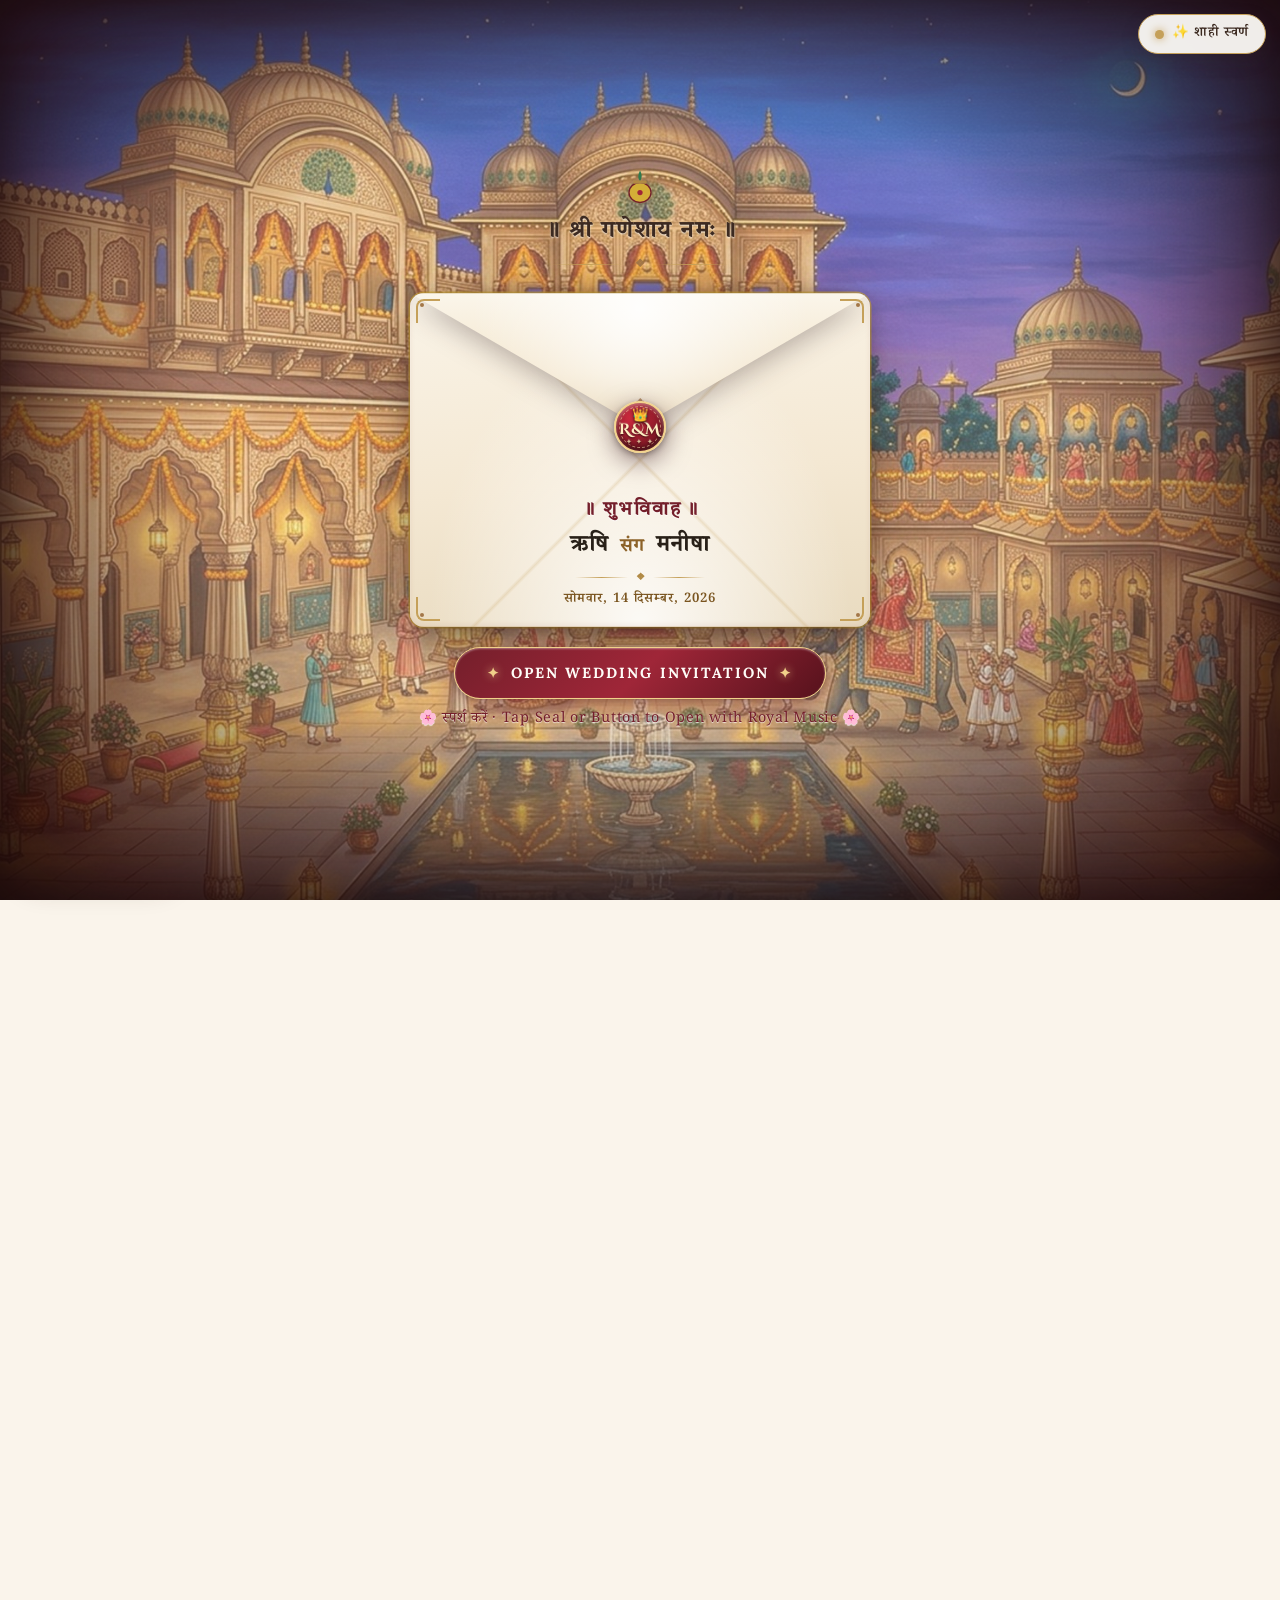
<file: index.html>
<!DOCTYPE html>
<html lang="hi" data-theme="gold">
<head>
  <meta charset="UTF-8">
  <meta name="viewport" content="width=device-width, initial-scale=1.0, viewport-fit=cover">
  <title>Rishi & Manisha · Shubh Vivah | 14 December 2026</title>
  <meta name="title" content="✨ ऋषि संग मनीषा · शुभविवाह निमंत्रण | Rishi & Manisha Wedding">
  <meta name="description" content="॥ श्री गणेशाय नमः ॥ सादर आमंत्रित हैं हमारे शुभ विवाह समारोह में · सोमवार, 14 दिसम्बर, 2026 · जयपुर, राजस्थान · मिश्र एवं शर्मा परिवार">
  <meta name="theme-color" content="#FAF4EB">

  <!-- Open Graph / Facebook / WhatsApp / Instagram -->
  <meta property="og:type" content="website">
  <meta property="og:title" content="✨ ऋषि संग मनीषा · शुभविवाह निमंत्रण | Rishi & Manisha">
  <meta property="og:description" content="॥ श्री गणेशाय नमः ॥ सादर आमंत्रित हैं हमारे शुभ विवाह समारोह में · सोमवार, 14 दिसम्बर, 2026 · जयपुर, राजस्थान">
  <meta property="og:image" content="assets/og-preview.jpg">
  <meta property="og:image:secure_url" content="assets/og-preview.jpg">
  <meta property="og:image:type" content="image/jpeg">
  <meta property="og:image:width" content="1200">
  <meta property="og:image:height" content="630">
  <meta property="og:image:alt" content="Royal Rajasthani Wedding Invitation - Rishi & Manisha - 14 December 2026">
  <meta property="og:locale" content="hi_IN">
  <meta property="og:site_name" content="Rishi & Manisha Shubh Vivah">

  <!-- Twitter / X -->
  <meta name="twitter:card" content="summary_large_image">
  <meta name="twitter:title" content="✨ ऋषि संग मनीषा · शुभविवाह निमंत्रण">
  <meta name="twitter:description" content="॥ श्री गणेशाय नमः ॥ सादर आमंत्रित हैं हमारे शुभ विवाह समारोह में · सोमवार, 14 दिसम्बर, 2026 · जयपुर">
  <meta name="twitter:image" content="assets/og-preview.jpg">
  <meta name="twitter:image:alt" content="Rishi & Manisha Wedding Invitation">

  <!-- WhatsApp & Social Card Thumbnail Fallback -->
  <link rel="image_src" href="assets/og-preview.jpg">
  <link rel="preconnect" href="https://fonts.googleapis.com">
  <link rel="preconnect" href="https://fonts.gstatic.com" crossorigin>
  <link href="https://fonts.googleapis.com/css2?family=Alex+Brush&family=Cinzel:wght@400;600;700;800&family=Cinzel+Decorative:wght@700&family=Cormorant+Garamond:ital,wght@0,400;0,600;0,700;1,400;1,600&family=Lora:ital,wght@0,400;0,500;0,600;1,400&family=Noto+Serif+Devanagari:wght@400;500;600;700&family=Tiro+Devanagari+Hindi:ital@0;1&display=swap" rel="stylesheet">
  <link rel="stylesheet" href="styles.css?v=fx4">
</head>
<body class="is-locked">

  <!-- ============ ROYAL RAJASTHANI WELCOME EXPERIENCE ============ -->
  <div id="intro" class="intro" aria-label="Royal Rajasthani Wedding Invitation">
    <div class="intro-backdrop"></div>
    <div class="intro-vignette"></div>
    <div class="intro-glow"></div>

    <header class="intro-header">
      <div class="intro-kalash-badge" aria-hidden="true">
        <svg viewBox="0 0 40 40"><circle cx="20" cy="20" r="16" fill="#C5A059" opacity=".25"/><path d="M20 6 q-3 6 0 10 q3-5 0-10" fill="#2E7A4E"/><ellipse cx="20" cy="26" rx="10" ry="9" fill="#D4AF37" stroke="#741F2B" stroke-width="1.2"/><rect x="14" y="15" width="12" height="3" rx="1" fill="#B18A45"/><circle cx="20" cy="26" r="2.4" fill="#9F2638"/></svg>
      </div>
      <p class="intro-mantra tiro">॥ श्री गणेशाय नमः ॥</p>
      <div class="intro-header-divider"><span></span><b>❖</b><span></span></div>
    </header>

    <!-- Royal Rajasthani Envelope Box -->
    <div class="envelope" id="envelope" role="button" tabindex="0" aria-label="Tap to open royal wedding invitation">
      <!-- 4 Ornate Gold Corner Accents -->
      <span class="env-corner env-corner--tl"></span>
      <span class="env-corner env-corner--tr"></span>
      <span class="env-corner env-corner--bl"></span>
      <span class="env-corner env-corner--br"></span>

      <!-- Inner Back Liner (Silk Velvet Lining with Gold Jaali) -->
      <div class="env-back">
        <div class="env-liner"></div>
      </div>

      <!-- The Royal Gold-Framed Letter Card (hidden inside pocket, glides up majestically on open) -->
      <div class="env-letter" id="envLetter">
        <div class="letter-card">
          <div class="letter-border">
            <span class="lc-corner lc-tl"></span>
            <span class="lc-corner lc-tr"></span>
            <span class="lc-corner lc-bl"></span>
            <span class="lc-corner lc-br"></span>
            <p class="letter-mantra deva">॥ ॐ श्री गणेशाय नमः ॥</p>
            <h3 class="letter-shubh tiro">॥ शुभविवाह ॥</h3>
            <div class="letter-monogram"><span>R</span><i>&amp;</i><span>M</span></div>
            <h2 class="letter-couple">RISHI <em>&amp;</em> MANISHA</h2>
            <div class="letter-divider"><span></span><b>❖</b><span></span></div>
            <p class="letter-date deva">सोमवार, 14 दिसम्बर, 2026</p>
            <p class="letter-loc deva">मिश्र परिवार का स्नेहभरा निमंत्रण</p>
          </div>
        </div>
      </div>

      <!-- Envelope Front Pocket (Solid Rich Parchment with Gold Foil Embossing) -->
      <div class="env-pocket">
        <div class="pocket-content">
          <p class="pocket-shubh tiro">॥ शुभविवाह ॥</p>
          <h3 class="pocket-couple tiro">ऋषि <em>संग</em> मनीषा</h3>
          <div class="pocket-divider"><span></span><b>❖</b><span></span></div>
          <p class="pocket-auspicious deva">सोमवार, 14 दिसम्बर, 2026</p>
        </div>
      </div>

      <!-- The Royal Scalloped Arch Flap -->
      <div class="env-flap" id="envFlap">
        <div class="flap-body">
          <div class="flap-gold-trim"></div>
          <div class="flap-motif">❖</div>
        </div>
      </div>

      <!-- 3D Royal Lac Wax Seal (शाही मुहर) -->
      <button class="env-seal" id="seal" aria-label="Open wedding invitation with Royal Wax Seal" title="Click to break seal & open invitation">
        <div class="seal-glow"></div>
        <div class="seal-ring"></div>
        <div class="seal-stamp">
          <span class="seal-crown">👑</span>
          <span class="seal-text">R&amp;M</span>
          <span class="seal-sub">✦ ✦ ✦</span>
        </div>
      </button>
    </div>

    <!-- Grand Call To Action -->
    <div class="intro-actions">
      <button class="btn btn--royal intro-btn" id="openBtn">
        <span class="btn-shimmer"></span>
        <span class="btn-gem">✦</span>
        <span class="btn-label">OPEN WEDDING INVITATION</span>
        <span class="btn-gem">✦</span>
      </button>
      <p class="intro-hint">🌸 स्पर्श करें · Tap Seal or Button to Open with Royal Music 🌸</p>
    </div>
  </div>

  <!-- ============ TOP CONTROLS: THEME ============ -->
  <div class="top-controls" id="topControls">
    <button class="theme-pill" id="themeToggle" aria-label="Toggle theme: Gold / Ruby" title="Switch Theme">
      <span class="pill-dot" id="themeDot"></span>
      <span id="themeText">✨ शाही स्वर्ण</span>
    </button>
  </div>

  <!-- ============ FLOATING MUSIC PLAYER ============ -->
  <div class="music" id="music" hidden>
    <button class="music-disc" id="playBtn" aria-label="Play music" title="Play / Pause">
      <svg viewBox="0 0 48 48" aria-hidden="true"><circle cx="24" cy="24" r="22" fill="#3C2A21" stroke="#C5A059" stroke-width="2"/><circle cx="24" cy="24" r="15" fill="none" stroke="#C5A059" stroke-width=".8" stroke-dasharray="2 3"/><circle cx="24" cy="24" r="6" fill="#C5A059"/></svg>
      <span class="music-state" id="playIcon">▶</span>
    </button>
    <div class="music-bars" aria-hidden="true"><i></i><i></i><i></i><i></i></div>
    <button class="music-mute" id="muteBtn" aria-label="Mute" title="Mute / Unmute">🔊</button>
    <button class="music-mute auto-btn" id="autoBtn" aria-label="Pause auto scroll" aria-pressed="true" title="Auto Scroll On / Off">⏬</button>
  </div>

  <main id="main">

    <!-- ============ HERO ============ -->
    <section id="hero" class="screen hero">
      <div class="screen-bg hero-bg" id="heroBg">
        <picture class="screen-pic">
          <source media="(orientation: portrait)" srcset="assets/hero-portrait.jpg">
          <source media="(orientation: landscape)" srcset="assets/hero-landscape.jpg">
          <img src="assets/hero-landscape.jpg" alt="Jaipur palace at golden hour seen through a carved jharokha arch" loading="eager">
        </picture>
      </div>
      <div class="hero-content">
        <p class="h-script">Save the Date</p>
        <p class="h-line deva hero-mantra">|| ॐ श्री गणेशाय नमः ||</p>
        <div class="h-line monogram"><span>R</span><i>&amp;</i><span>M</span></div>
        <h1 class="h-line hero-names">RISHI <em>&amp;</em> MANISHA</h1>
        <p class="hero-subtitle deva">॥ शुभविवाह ॥</p>
        <div class="h-line divider"><span></span><b>❖</b><span></span></div>
        <p class="h-line deva hero-date">सोमवार, 14 दिसम्बर, 2026</p>
      </div>
      <img class="feather feather--l" id="featherL" src="assets/peacock-feather.svg" alt="" aria-hidden="true">
      <img class="feather feather--r" id="featherR" src="assets/peacock-feather.svg" alt="" aria-hidden="true">
      <a href="#ganesh" class="scroll-ind" aria-label="Scroll down"><span></span>Scroll</a>
    </section>

    <!-- ============ GANESHA ============ -->
    <section id="ganesh" class="screen ganesh">
      <div class="screen-bg">
        <picture class="screen-pic">
          <source media="(orientation: portrait)" srcset="assets/ganesh-portrait.jpg">
          <source media="(orientation: landscape)" srcset="assets/ganesh-landscape.jpg">
          <img src="assets/ganesh-landscape.jpg" alt="Devotional ivory temple background with diyas" loading="lazy">
        </picture>
      </div>
      <div class="ganesh-content">
        <p class="ganesh-kuldevi deva reveal">|| जय जमवाय माता || &nbsp;❖&nbsp; || श्री हनुमन्ते नमः || &nbsp;❖&nbsp; || श्री भैरूजी महाराज ||</p>
        <h2 class="tiro ganesh-title reveal">|| श्री गणेशाय नमः ||</h2>
        <img class="ganesha reveal" src="assets/ganesha.webp" alt="Lord Ganesha illustration in black and antique gold">
        <p class="shloka deva reveal">विघ्न हरण मंगल करण, गणनायक गणराज।<br>प्रथम निमंत्रण आपको, सकल सुधारो काज॥</p>
        <p class="shloka deva reveal" style="font-size:0.95rem; opacity:0.85; margin-top:6px;">ॐ वक्रतुण्ड महाकाय, सूर्य कोटि समप्रभः। निर्विघ्नं कुरु मे देव, सर्व कार्येषु सर्वदा॥</p>
        <div class="interactive-diya-row reveal" style="display:flex; justify-content:center; gap:24px; margin-top:18px;">
          <button class="interactive-diya" title="Click to light sacred diya / दीप प्रज्ज्वलित करें" aria-label="Light holy lamp">
            <svg viewBox="0 0 40 40"><circle cx="20" cy="20" r="16" fill="#D8B26E" opacity=".2"/><path class="flame" d="M20 5 q-4 8 0 14 q4-6 0-14z" fill="#FFA500"/><path d="M10 24 q10 8 20 0 q-4 8-10 8 t-10-8z" fill="#C5A059" stroke="#7A5A2A"/><ellipse cx="20" cy="24" rx="10" ry="3" fill="#FFE6A8"/></svg>
          </button>
          <button class="interactive-diya" title="Click to light sacred diya / दीप प्रज्ज्वलित करें" aria-label="Light holy lamp">
            <svg viewBox="0 0 40 40"><circle cx="20" cy="20" r="16" fill="#D8B26E" opacity=".2"/><path class="flame" d="M20 5 q-4 8 0 14 q4-6 0-14z" fill="#FFA500"/><path d="M10 24 q10 8 20 0 q-4 8-10 8 t-10-8z" fill="#C5A059" stroke="#7A5A2A"/><ellipse cx="20" cy="24" rx="10" ry="3" fill="#FFE6A8"/></svg>
          </button>
        </div>
      </div>
    </section>

    <!-- ============ INVITATION CARD ============ -->
    <section id="invite" class="screen invite">
      <div class="screen-bg">
        <picture class="screen-pic">
          <source media="(orientation: portrait)" srcset="assets/invite-portrait.jpg">
          <source media="(orientation: landscape)" srcset="assets/invite-landscape.jpg">
          <img src="assets/invite-landscape.jpg" alt="Deep royal gold velvet background with fine gold embroidery" loading="lazy">
        </picture>
      </div>
      <article class="card reveal" id="inviteCard">
        <span class="corner c-tl"></span><span class="corner c-tr"></span><span class="corner c-bl"></span><span class="corner c-br"></span>
        <div class="card-inner deva">
          <div class="card-kalash" aria-hidden="true">
            <svg viewBox="0 0 60 60"><path d="M30 6 q-6 8 0 14 q6-6 0-14z M22 10 q-2 8 6 10 M38 10 q2 8-6 10" fill="#B5592E"/><ellipse cx="30" cy="40" rx="16" ry="14" fill="#C5A15D" stroke="#3C2A21"/><rect x="22" y="22" width="16" height="6" rx="2" fill="#B18A45"/><path d="M22 40 h16" stroke="#3C2A21"/><circle cx="30" cy="40" r="3" fill="#8E2838"/></svg>
          </div>
          <p class="c-sm">परमपिता परमेश्वर की असीम अनुकम्पा से</p>
          <p class="c-strong">श्रीमती विद्या देवी एवं स्व. पं. श्री मुन्नालाल मिश्र</p>
          <p class="c-sm">अपने सुपौत्र</p>
          <p class="c-name tiro">आयुष्मान ऋषि</p>
          <p class="c-par">(सुपुत्र श्रीमती ममता देवी एवं पं. श्री राजेन्द्र कुमार मिश्र)</p>
          <p class="c-sm">निवासी-जयपुर (छितौली वाले)</p>
          <p class="c-sang tiro"><span></span>संग<span></span></p>
          <p class="c-name tiro">आयुष्मती मनीषा</p>
          <p class="c-par">(सुपौत्री श्रीमती गीता देवी एवं स्व. श्री भोलाराम शर्मा)</p>
          <p class="c-par">(सुपुत्री श्रीमती सावित्री देवी एवं श्री रामचरण शर्मा)</p>
          <p class="c-sm">निवासी-शिवाजी नगर, जयपुर (सलौना वाले, गंगापुर सिटी)</p>
          <p class="c-sm">के</p>
          <p class="c-band tiro">|| मंगल परिणय-सूत्र-बन्धन ||</p>
          <p class="c-body">की मधुर बेला पर वर-वधू को स्नेहिल आशीर्वाद प्रदान करने हेतु आपको सादर आमंत्रित करते हैं।</p>
          <div class="c-en">
            <p>By the infinite grace of the Almighty,<br><b>Smt. Vidya Devi &amp; Late Pt. Shri Munnalal Mishra</b><br>cordially invite you on the auspicious occasion of the<br><b>Mangal Parinay-Sutra-Bandhan</b> of their grandson</p>
            <p class="c-en-name">Ayushman Rishi</p>
            <p>(Son of Smt. Mamta Devi &amp; Pt. Shri Rajendra Kumar Mishra)<br>Resident of Jaipur (Chhitauli wale)</p>
            <p class="c-en-sang">with</p>
            <p class="c-en-name">Ayushmati Manisha</p>
            <p>(Granddaughter of Smt. Geeta Devi &amp; Late Shri Bholaram Sharma)<br>(Daughter of Smt. Savitri Devi &amp; Shri Ramcharan Sharma)<br>Resident of Shivaji Nagar, Jaipur (Salauna wale, Gangapur City)</p>
            <p>to bless the bride and groom with your affection.</p>
          </div>
        </div>
      </article>
    </section>

    <!-- ============ BRIDE & GROOM ============ -->
    <section id="couple" class="screen couple">
      <div class="screen-bg">
        <picture class="screen-pic">
          <source media="(orientation: portrait)" srcset="assets/couple-portrait.jpg">
          <source media="(orientation: landscape)" srcset="assets/couple-landscape.jpg">
          <img src="assets/couple-landscape.jpg" alt="Interior of royal Rajasthani palace hall" loading="lazy">
        </picture>
      </div>
      <div class="couple-wrap">
        <header class="sec-head sec-head--light reveal">
          <p class="eyebrow-script">Celebrating the Moments</p>
          <h2 class="meet-title">OUR MOMENTS</h2>
          <div class="divider"><span></span><b>❖</b><span></span></div>
          <p class="deva sub">॥ वर · वधू परिचय ॥</p>
        </header>
        <div class="couple-grid">
          <figure class="person person--groom reveal">
            <div class="person-frame">
              <img src="assets/groom.webp" alt="Portrait of the groom Rishi in a royal Rajasthani safa and sherwani">
            </div>
            <figcaption>
              <span class="role">THE GROOM · वर</span>
              <h3 class="tiro">आयुष्मान ऋषि</h3>
              <div class="card-p-divider"><span></span><b>❖</b><span></span></div>
              <p class="deva parents">सुपुत्र श्रीमती ममता देवी एवं<br>पं. श्री राजेन्द्र कुमार मिश्र</p>
              <p class="loc">📍 <span class="deva">निवासी-जयपुर (छितौली वाले)</span></p>
            </figcaption>
          </figure>
          <div class="couple-mono reveal" aria-hidden="true">
            <div class="monogram monogram--ring"><span>R</span><i>&amp;</i><span>M</span></div>
          </div>
          <figure class="person person--bride reveal">
            <div class="person-frame">
              <img src="assets/bride.webp" alt="Portrait of the bride Manisha in a red Rajasthani odhni and bridal jewellery">
            </div>
            <figcaption>
              <span class="role">THE BRIDE · वधू</span>
              <h3 class="tiro">आयुष्मती मनीषा</h3>
              <div class="card-p-divider"><span></span><b>❖</b><span></span></div>
              <p class="deva parents">सुपौत्री श्रीमती गीता देवी एवं स्व. श्री भोलाराम शर्मा<br>सुपुत्री श्रीमती सावित्री देवी एवं श्री रामचरण शर्मा</p>
              <p class="loc">📍 <span class="deva">निवासी-शिवाजी नगर, जयपुर (सलौना वाले, गंगापुर सिटी)</span></p>
            </figcaption>
          </figure>
        </div>
      </div>
    </section>

    <!-- ============ COUNTDOWN ============ -->
    <section id="countdown" class="screen countdown">
      <div class="screen-bg">
        <picture class="screen-pic">
          <source media="(orientation: portrait)" srcset="assets/countdown-portrait.jpg">
          <source media="(orientation: landscape)" srcset="assets/countdown-landscape.jpg">
          <img src="assets/countdown-landscape.jpg" alt="Jaipur skyline at sunset with pink sandstone palace" loading="lazy">
        </picture>
      </div>
      <div class="cd-wrap">
        <header class="sec-head reveal">
          <p class="eyebrow-script">Counting the days</p>
          <h2 class="cd-title">COUNT DOWN</h2>
          <div class="divider"><span></span><b>❖</b><span></span></div>
          <p class="deva sub">सोमवार, 14 दिसम्बर, 2026</p>
        </header>
        <div class="cd-grid reveal" id="cd" role="timer" aria-live="off">
          <div class="cd-tile"><b id="cdD">00</b><span>Days<i class="deva">दिन</i></span></div>
          <div class="cd-tile"><b id="cdH">00</b><span>Hours<i class="deva">घंटे</i></span></div>
          <div class="cd-tile"><b id="cdM">00</b><span>Minutes<i class="deva">मिनट</i></span></div>
          <div class="cd-tile"><b id="cdS">00</b><span>Seconds<i class="deva">सेकंड</i></span></div>
        </div>
        <p class="cd-done deva" id="cdDone" hidden>शुभ घड़ी आ गई! · The auspicious day is here</p>
      </div>
    </section>

    <!-- ============ EVENTS ============ -->
    <section id="events" class="events">
      <header class="sec-head reveal">
        <p class="eyebrow-script">Wedding Festivities</p>
        <h2>THE ROYAL CELEBRATIONS</h2>
        <div class="divider"><span></span><b>❖</b><span></span></div>
        <p class="deva sub">॥ मांगलिक कार्यक्रम ॥</p>
      </header>
      <div class="events-grid" id="timeline"></div>
    </section>

    <!-- ============ VENUE ============ -->
    <section id="venue" class="screen venue">
      <div class="screen-bg">
        <picture class="screen-pic">
          <source media="(orientation: portrait)" srcset="assets/venue-portrait.jpg">
          <source media="(orientation: landscape)" srcset="assets/venue-landscape.jpg">
          <img src="assets/venue-landscape.jpg" alt="Wedding garden at night with a decorated mandap" loading="lazy">
        </picture>
      </div>
      <div class="venue-wrap">
        <article class="venue-card reveal">
          <p class="deva venue-label">प्रीतिभोज स्थल :</p>
          <h2 class="tiro venue-name">"ॐ राधिका मैरिज गार्डन"</h2>
          <p class="deva venue-addr"><span class="pin">📍</span> मार्बल मण्डी चौराहा, कालवाड़ रोड, जयपुर</p>
          <p class="venue-en">Preetibhoj Venue: <b>"Om Radhika Marriage Garden"</b><br>Marble Mandi Chauraha, Kalwar Road, Jaipur</p>
          <div class="map">
            <iframe title="Map: Om Radhika Marriage Garden, Kalwar Road, Jaipur" loading="lazy" referrerpolicy="no-referrer-when-downgrade"
              src="https://maps.google.com/maps?q=Om%20Radhika%20Marriage%20Garden%2C%20Marble%20Mandi%20Chauraha%2C%20Kalwar%20Road%2C%20Jaipur&z=15&output=embed"></iframe>
          </div>
          <div class="btn-row">
            <a class="btn btn--maroon" target="_blank" rel="noopener" href="https://www.google.com/maps/dir/?api=1&destination=Om%20Radhika%20Marriage%20Garden%2C%20Marble%20Mandi%20Chauraha%2C%20Kalwar%20Road%2C%20Jaipur">Get Directions</a>
            <a class="btn btn--line" target="_blank" rel="noopener" href="https://www.google.com/maps/search/?api=1&query=Om%20Radhika%20Marriage%20Garden%2C%20Kalwar%20Road%2C%20Jaipur">Open in Maps</a>
          </div>
        </article>
        <article class="venue-card venue-card--sm reveal">
          <div class="baraat-icon" aria-hidden="true">
            <svg viewBox="0 0 64 64"><ellipse cx="32" cy="20" rx="20" ry="7" fill="#C5A15D" stroke="#741F2B" stroke-width="1.5"/><path d="M12 20 v22 c0 4 9 7 20 7 s20-3 20-7 V20" fill="#9F2638" stroke="#741F2B" stroke-width="1.5"/><path d="M12 24 L52 40 M52 24 L12 40" stroke="#E8D5A7" stroke-width="2"/><path d="M8 8 l12 10 M56 8 l-12 10" stroke="#282018" stroke-width="2.5" stroke-linecap="round"/></svg>
          </div>
          <h3 class="tiro">श्री बालाजी बाग मैरिज गार्डन</h3>
          <p class="deva venue-addr">नृसिंह विहार, डी.जी. फार्म</p>
          <p class="deva baraat-note"><b>नोट :</b> बारात दि. 14 दिसम्बर, 2026 को निवास स्थान से दोपहर 2:15 बजे रवाना होकर तत्कालेश्वर महादेव मंदिर पहुँचेगी एवं वहाँ से सजकर श्री बालाजी बाग मैरिज गार्डन, नृसिंह विहार, डी.जी. फार्म के लिए प्रस्थान करेगी।</p>
          <p class="venue-en"><b>Shri Balaji Bagh Marriage Garden</b>, Nrisingh Vihar, D.G. Farm<br><b>Note:</b> On 14 December 2026, the Baraat will depart from the residence at 2:15 PM, reach Tatkaleshwar Mahadev Mandir, and after getting ready there, proceed to Shri Balaji Bagh Marriage Garden, Nrisingh Vihar, D.G. Farm.</p>
          <a class="btn btn--line" target="_blank" rel="noopener" href="https://www.google.com/maps/dir/?api=1&destination=Shri%20Balaji%20Bagh%20Marriage%20Garden%2C%20Nrisingh%20Vihar%2C%20Jaipur">Get Directions</a>
        </article>
      </div>
    </section>

    <!-- ============ FAMILY ============ -->
    <section id="family" class="family">
      <header class="sec-head reveal">
        <p class="eyebrow-script">With the blessings of</p>
        <h2>OUR FAMILIES</h2>
        <div class="divider"><span></span><b>❖</b><span></span></div>
        <p class="deva sub">॥ समस्त परिवारजन ॥</p>
      </header>
      <div class="family-grid" id="familyGrid"></div>
    </section>

    <!-- ============ CONTACT ============ -->
    <section id="contact" class="contact">
      <header class="sec-head reveal">
        <p class="eyebrow-script">Hosted with love</p>
        <h2>WITH LOVE AND BLESSINGS</h2>
        <div class="divider"><span></span><b>❖</b><span></span></div>
      </header>
      <div class="contact-grid">
        <article class="gcard reveal">
          <h3 class="tiro">प्रेषक</h3>
          <p class="gcard-en">Sender · Pt. Babulal Mishra · Pt. Rajendra Kumar Mishra · Pt. Vishnu Mishra<br>Plot No. 62, Sanjay Nagar, Niwaru Road, Jhotwara, Jaipur</p>
          <ul class="deva names">
            <li>पं. बाबूलाल मिश्र</li>
            <li>पं. राजेन्द्र कुमार मिश्र</li>
            <li>पं. विष्णु मिश्र</li>
          </ul>
          <p class="deva addr">प्लॉट नं. 62, संजय नगर<br>निवारू रोड, झोटवाड़ा, जयपुर</p>
          <div class="phones">
            <div class="phone"><span>94603 85222</span><a class="chip" href="tel:+919460385222">📞 Call</a><a class="chip chip--wa" target="_blank" rel="noopener" href="https://wa.me/919460385222">WhatsApp</a></div>
            <div class="phone"><span>77429 07042</span><a class="chip" href="tel:+917742907042">📞 Call</a><a class="chip chip--wa" target="_blank" rel="noopener" href="https://wa.me/917742907042">WhatsApp</a></div>
            <div class="phone"><span>88904 73510</span><a class="chip" href="tel:+918890473510">📞 Call</a><a class="chip chip--wa" target="_blank" rel="noopener" href="https://wa.me/918890473510">WhatsApp</a></div>
          </div>
        </article>
        <article class="gcard reveal">
          <h3 class="tiro">प्रतिष्ठान</h3>
          <p class="gcard-en">Business · Munnalal Rajendra Kumar Mishra, 2115, Khajane Walon Ka Rasta, Jaipur · Vinayak Electricals</p>
          <div class="biz">
            <p class="deva biz-name">मुन्नालाल राजेन्द्र कुमार मिश्र</p>
            <p class="deva addr">2115, खजाने वालों का रास्ता, जयपुर</p>
            <div class="phone"><span>94603 85222</span><a class="chip" href="tel:+919460385222">📞 Call</a><a class="chip chip--wa" target="_blank" rel="noopener" href="https://wa.me/919460385222">WhatsApp</a></div>
            <div class="phone"><span>77429 07042</span><a class="chip" href="tel:+917742907042">📞 Call</a><a class="chip chip--wa" target="_blank" rel="noopener" href="https://wa.me/917742907042">WhatsApp</a></div>
          </div>
          <div class="biz">
            <p class="deva biz-name">विनायक इलेक्ट्रिकल्स</p>
            <div class="phone"><span>82091 99864</span><a class="chip" href="tel:+918209199864">📞 Call</a><a class="chip chip--wa" target="_blank" rel="noopener" href="https://wa.me/918209199864">WhatsApp</a></div>
          </div>
        </article>
      </div>
    </section>

    <!-- ============ RSVP ============ -->
    <section id="rsvp" class="rsvp">
      <header class="sec-head reveal">
        <p class="eyebrow-script">Kindly respond</p>
        <h2>CONFIRM YOUR PRESENCE</h2>
        <div class="divider"><span></span><b>❖</b><span></span></div>
        <p class="deva sub">आपकी उपस्थिति हमारा सौभाग्य</p>
      </header>
      <form class="rsvp-form reveal" id="rsvpForm" novalidate>
        <label>Guest Name <span class="deva">· अतिथि का नाम</span>
          <input name="name" required autocomplete="name" placeholder="Your full name">
        </label>
        <label>Mobile Number <span class="deva">· मोबाइल नंबर</span>
          <input name="phone" required inputmode="tel" autocomplete="tel" placeholder="10-digit mobile number" pattern="[0-9+\s-]{10,15}">
        </label>
        <label>Number of Guests <span class="deva">· अतिथि संख्या</span>
          <input name="guests" type="number" min="1" max="20" value="1" required>
        </label>
        <fieldset>
          <legend>Will you attend? <span class="deva">· क्या आप पधारेंगे?</span></legend>
          <label class="radio"><input type="radio" name="attend" value="yes" checked><span>Joyfully accept · <i class="deva">अवश्य पधारेंगे</i></span></label>
          <label class="radio"><input type="radio" name="attend" value="no"><span>Regretfully decline · <i class="deva">क्षमा करें</i></span></label>
        </fieldset>
        <label>Personal Message <span class="deva">· शुभकामना संदेश</span>
          <textarea name="message" rows="3" placeholder="Your blessings for Rishi & Manisha"></textarea>
        </label>
        <p class="form-err" id="formErr" role="alert"></p>
        <div class="btn-row">
          <button class="btn btn--maroon" type="submit">Confirm Attendance</button>
          <a class="btn btn--line" id="waFamily" target="_blank" rel="noopener" href="https://wa.me/919460385222?text=%E0%A4%A8%E0%A4%AE%E0%A4%B8%E0%A5%8D%E0%A4%A4%E0%A5%87%20%F0%9F%99%8F">Contact Family on WhatsApp</a>
        </div>
        <p class="rsvp-note">Your reply is sent to the family through WhatsApp — nothing is stored on this website.</p>
      </form>
    </section>

    <footer class="footer">
      <div class="monogram monogram--ring"><span>R</span><i>&amp;</i><span>M</span></div>
      <p class="foot-names">Rishi &amp; Manisha</p>
      <p class="deva">सोमवार, 14 दिसम्बर, 2026</p>
      <p class="foot-small deva">मिश्र परिवार का स्नेहभरा निमंत्रण</p>
    </footer>
  </main>

  <!-- RSVP confirmation overlay -->
  <div class="overlay" id="overlay" hidden>
    <div class="ov-card" role="dialog" aria-modal="true" aria-labelledby="ovTitle">
      <svg class="ov-check" viewBox="0 0 80 80" aria-hidden="true"><circle cx="40" cy="40" r="34" fill="none" stroke="#B18A45" stroke-width="3"/><path d="M24 41 l11 11 l22 -24" fill="none" stroke="#3C2A21" stroke-width="5" stroke-linecap="round" stroke-linejoin="round"/></svg>
      <h3 id="ovTitle" class="tiro">धन्यवाद!</h3>
      <p id="ovText">Your RSVP is ready. WhatsApp has opened with your message — please press <b>Send</b> there to confirm with the family.</p>
      <div class="btn-row">
        <a class="btn btn--maroon" id="ovWa" target="_blank" rel="noopener" href="#">Open WhatsApp again</a>
        <button class="btn btn--line" id="ovClose">Close</button>
      </div>
    </div>
  </div>

  <script src="music.js?v=fx1"></script>
  <script src="app.js?v=fx4"></script>
  <script src="effects.js?v=fx4"></script>
</body>
</html>
</file>
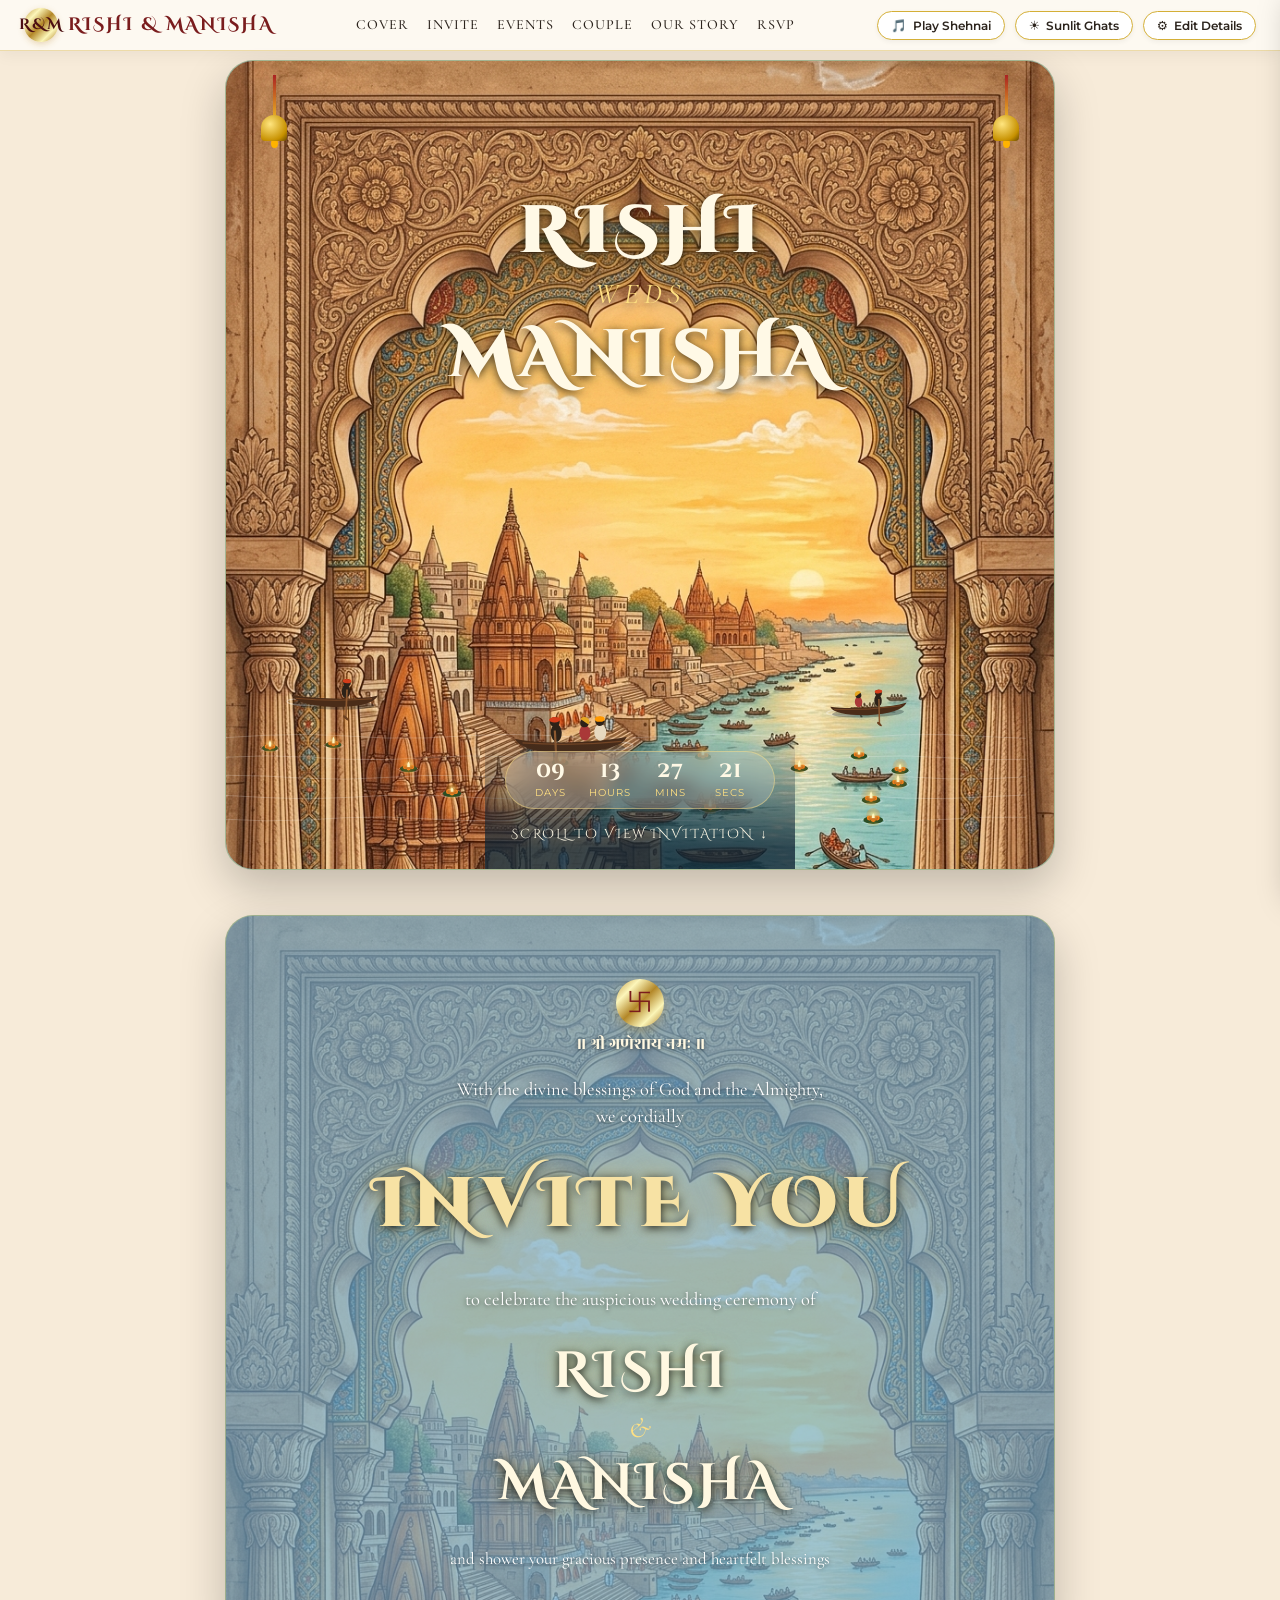
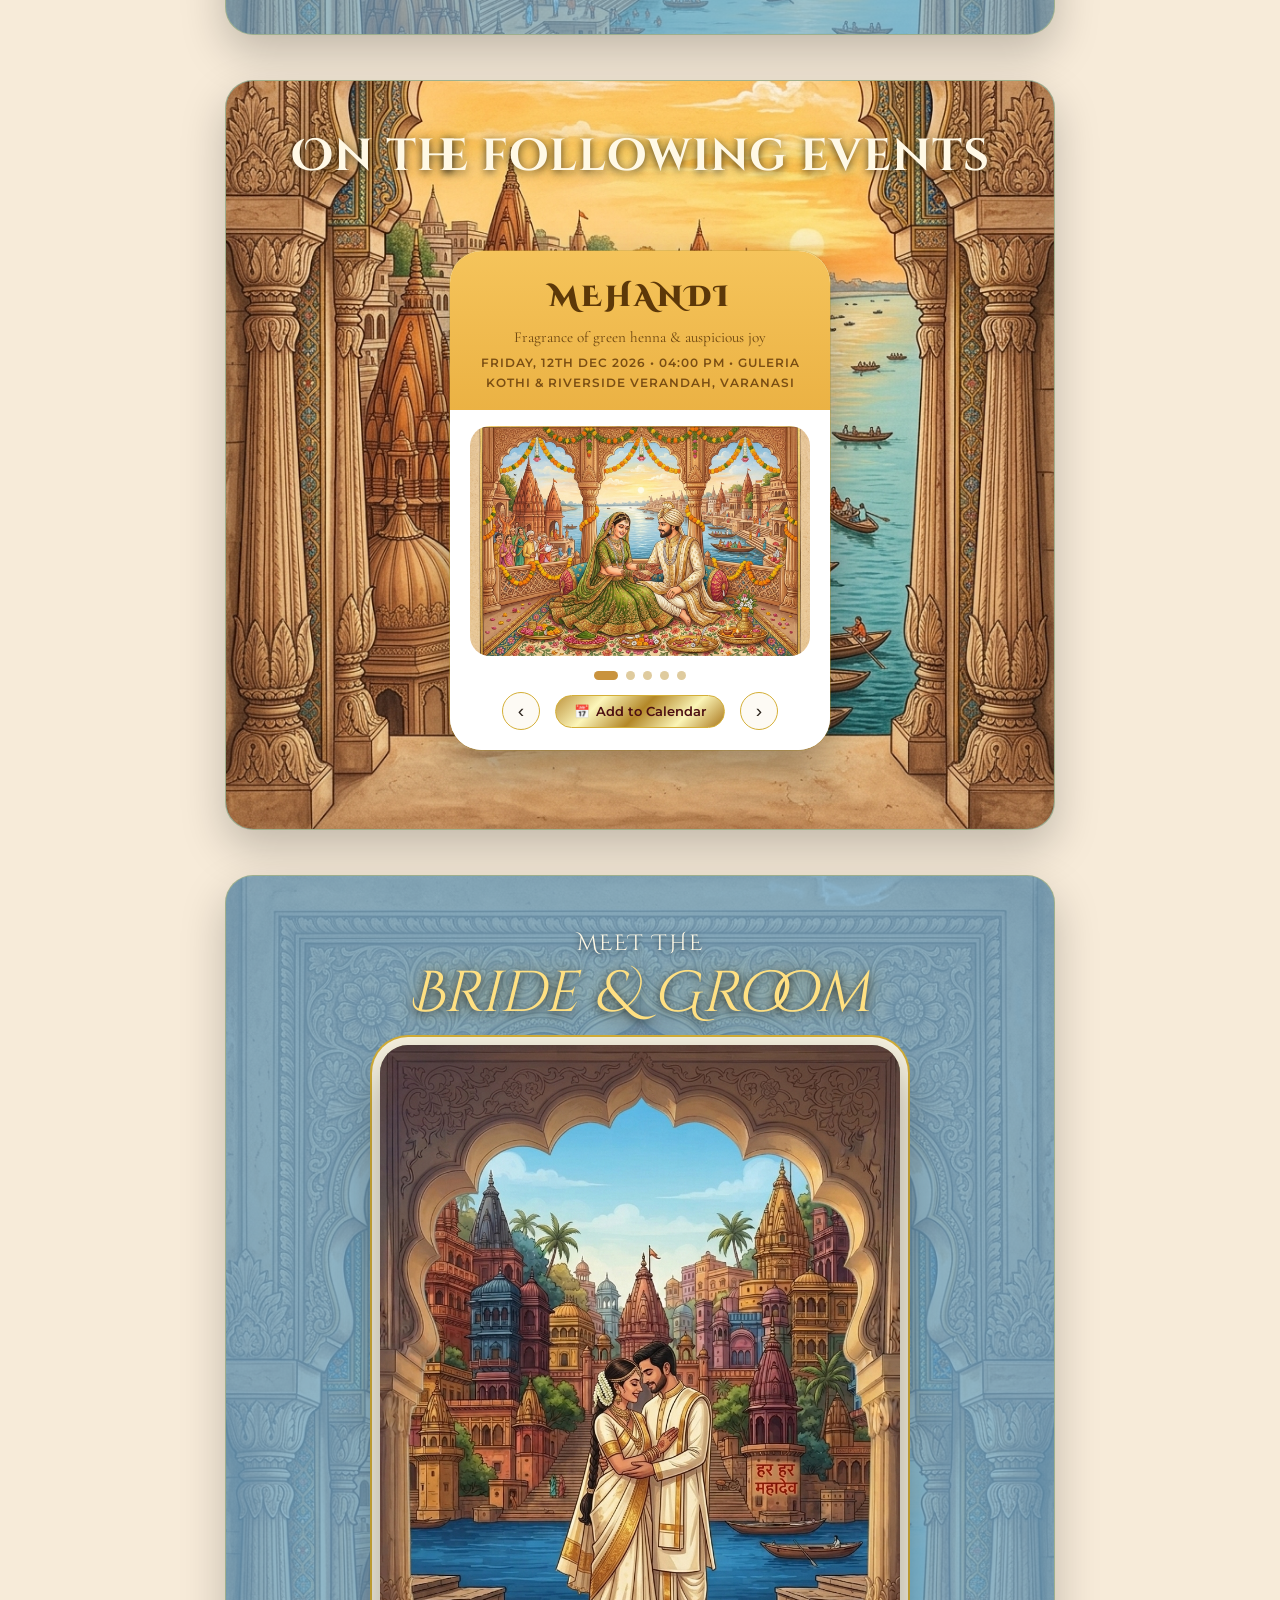
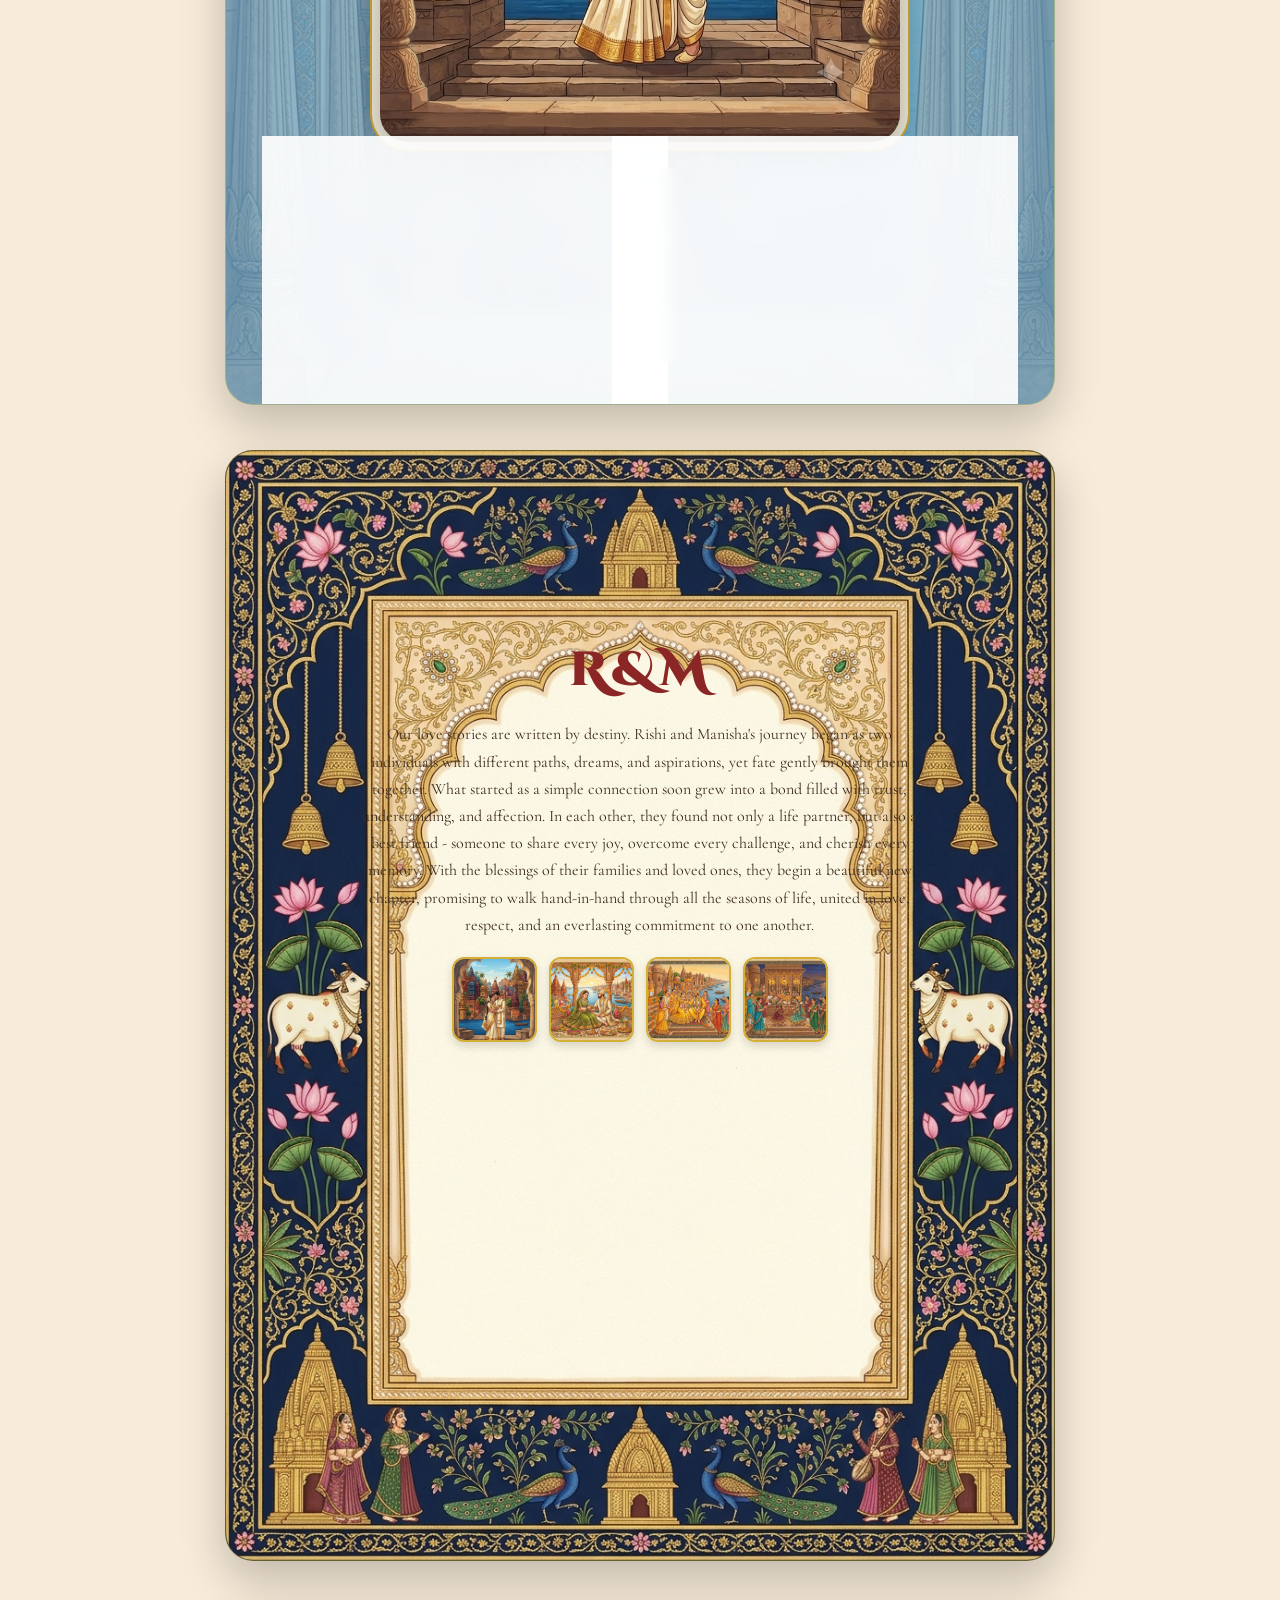
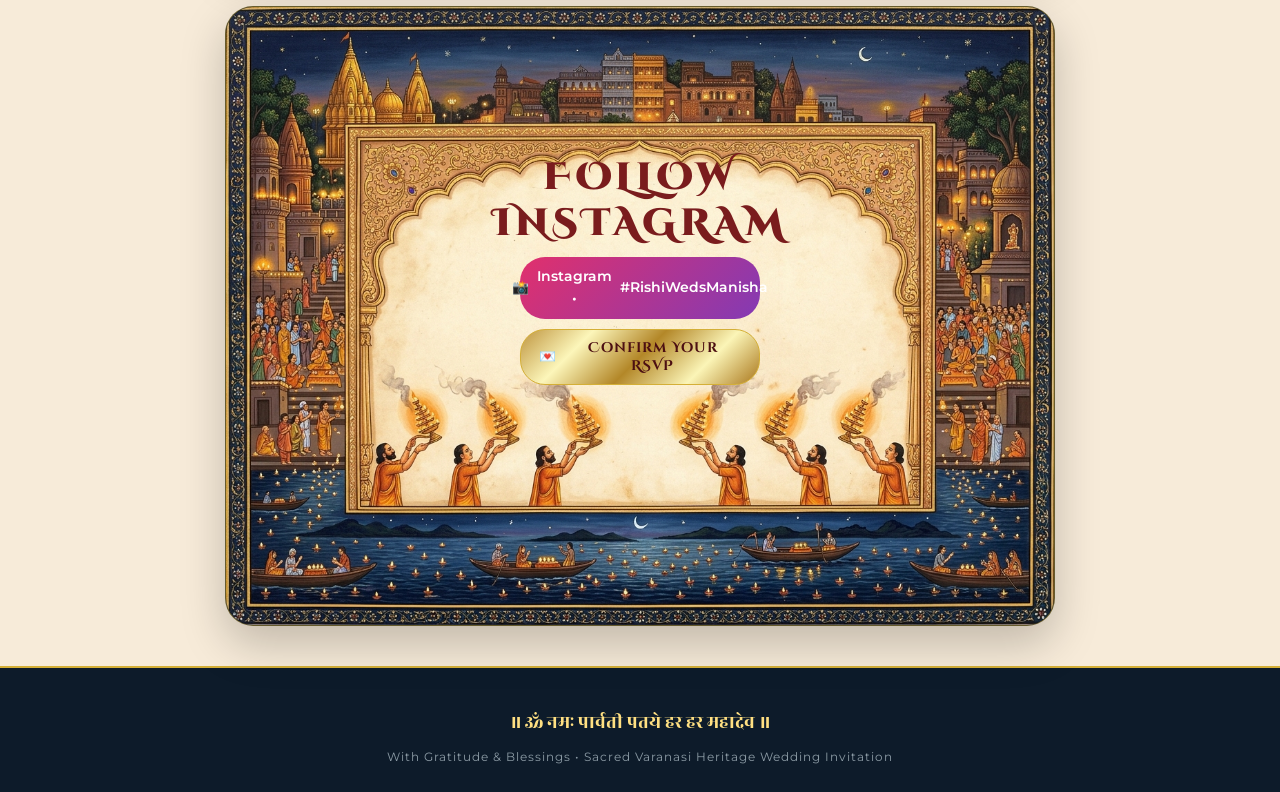
<file: old-varanasi-invitation/index.html>
<!DOCTYPE html>
<html lang="en">
<head>
  <meta charset="UTF-8">
  <meta name="viewport" content="width=device-width, initial-scale=1.0">
  <title>Rishi & Manisha | Shubh Vivah</title>

  <!-- Google Fonts for Royal Indian Wedding Typography -->
  <link rel="preconnect" href="https://fonts.googleapis.com">
  <link rel="preconnect" href="https://fonts.gstatic.com" crossorigin>
  <link href="https://fonts.googleapis.com/css2?family=Cinzel+Decorative:wght@600;700;800;900&family=Cormorant+Garamond:ital,wght@0,400;0,600;0,700;1,400;1,600&family=Montserrat:wght@400;500;600;700&family=Rozha+One&family=Yatra+One&display=swap" rel="stylesheet">

  <link rel="stylesheet" href="styles.css">
</head>
<body>


  <!-- Top Sticky Atmosphere & Audio Navigation Bar -->
  <header class="atmosphere-bar">
    <a href="#screen-hero" class="brand-monogram">
      <div class="brand-crest js-monogram">R&M</div>
      <span class="brand-text js-couple-names">Rishi & Manisha</span>
    </a>

    <nav>
      <ul class="nav-links">
        <li><a href="#screen-hero">Cover</a></li>
        <li><a href="#screen-invitation">Invite</a></li>
        <li><a href="#screen-events">Events</a></li>
        <li><a href="#screen-couple">Couple</a></li>
        <li><a href="#screen-story">Our Story</a></li>
        <li><a href="#screen-social">RSVP</a></li>
      </ul>
    </nav>

    <div class="action-controls">
      <!-- Music Synthesizer Controller -->
      <button id="music-toggle-btn" class="control-btn" title="Traditional Shehnai & Sitar Music">
        <span class="music-icon">🎵</span>
        <span class="btn-text">Play Shehnai</span>
      </button>

      <!-- Day / Ganga Aarti Twilight Atmosphere Toggle -->
      <button id="theme-toggle-btn" class="control-btn" title="Toggle Day vs Ganga Aarti Evening Atmosphere">
        <span class="theme-icon">☀️</span>
        <span class="btn-text">Sunlit Ghats</span>
      </button>

      <!-- Edit Details Drawer Trigger -->
      <button id="open-customizer-btn" class="control-btn" title="Customize Names, Dates & Venues">
        <span>⚙️</span>
        <span class="btn-text">Edit Details</span>
      </button>
    </div>
  </header>

  <div class="main-wrapper">

    <!-- ====================================================================
         SCREEN 1: HERO COVER (Clean Arch - No Baked-In Text)
         ==================================================================== -->
    <section id="screen-hero" class="video-screen screen-hero">
      <!-- Brand New Clean Sandstone Arch Background (No text in artwork) -->
      <img src="assets/clean_hero_arch.jpg" alt="Rishi weds Manisha at Varanasi Ghats" class="screen-hero-bg">

      <!-- Hanging Temple Bells from Arch -->
      <div class="arch-bells-container">
        <div class="temple-bell" title="Click to ring the sacred temple bell!">
          <div class="bell-rope"></div>
          <div class="bell-body"></div>
          <div class="bell-clapper"></div>
        </div>
        <div class="temple-bell" title="Click to ring the sacred temple bell!">
          <div class="bell-rope"></div>
          <div class="bell-body"></div>
          <div class="bell-clapper"></div>
        </div>
      </div>

      <!-- Center Gold Typography: RISHI WEDS MANISHA -->
      <div class="hero-title-overlay">
        <span class="hero-gold-name js-groom-name">RISHI</span>
        <span class="hero-gold-weds">WEDS</span>
        <span class="hero-gold-name js-bride-name">MANISHA</span>
      </div>

      <!-- Live River Animation Canvas (Boats, Boatmen, Floating Diyas, Waves) -->
      <canvas id="river-canvas" class="hero-river-canvas"></canvas>

      <!-- Bottom Stage: Muhurat Countdown & Scroll Down Prompt -->
      <div class="hero-bottom-stage">
        <div class="countdown-pill">
          <div class="countdown-col">
            <span id="count-days" class="count-num">00</span>
            <span class="count-tag">Days</span>
          </div>
          <div class="countdown-col">
            <span id="count-hours" class="count-num">00</span>
            <span class="count-tag">Hours</span>
          </div>
          <div class="countdown-col">
            <span id="count-mins" class="count-num">00</span>
            <span class="count-tag">Mins</span>
          </div>
          <div class="countdown-col">
            <span id="count-secs" class="count-num">00</span>
            <span class="count-tag">Secs</span>
          </div>
        </div>
        <br>
        <a href="#screen-invitation" class="scroll-hint-link">
          <span>Scroll To View Invitation</span>
          <span>↓</span>
        </a>
      </div>
    </section>

    <!-- ====================================================================
         SCREEN 2: FORMAL INVITATION (Only Rishi & Manisha)
         ==================================================================== -->
    <section id="screen-invitation" class="video-screen screen-invitation">
      <img src="assets/clean_hero_arch.jpg" alt="Varanasi Arch" class="screen-invitation-bg">

      <div class="invitation-text-container">
        <!-- Ganesha Crest -->
        <div class="ganesha-crest-box">
          <div class="ganesha-crest-img">卐</div>
          <span class="ganesha-shloka-text">॥ श्री गणेशाय नमः ॥</span>
        </div>

        <p class="invite-lead-text">
          With the divine blessings of God and the Almighty,<br>
          we cordially
        </p>

        <h2 class="huge-invite-title">INVITE YOU</h2>

        <p class="invite-lead-text" style="font-size: 1.15rem; margin: 6px 0;">
          to celebrate the auspicious wedding ceremony of
        </p>

        <div class="invite-names-center">
          <div class="invite-couple-title js-groom-name">RISHI</div>
          <div class="invite-couple-amp">&</div>
          <div class="invite-couple-title js-bride-name">MANISHA</div>
        </div>

        <p class="invite-lead-text" style="font-size: 1.05rem; margin-top: 10px;">
          and shower your gracious presence and heartfelt blessings
        </p>
      </div>
    </section>

    <!-- ====================================================================
         SCREEN 3: "ON THE FOLLOWING EVENTS" (Clean Event Card Slider)
         ==================================================================== -->
    <section id="screen-events" class="video-screen screen-events">
      <img src="assets/clean_hero_arch.jpg" alt="Varanasi Ghats Backdrop" class="screen-events-bg">

      <div class="events-section-header">
        <h2 class="events-section-title">On the following events</h2>
      </div>

      <!-- Centered Rounded Event Card Slider -->
      <div class="event-card-container">
        <!-- Amber / Gold Top Section -->
        <div class="event-card-top">
          <h3 id="event-card-title" class="event-card-name">MEHANDI</h3>
          <p id="event-card-subtitle" class="event-card-subtitle">Fragrance of green henna & auspicious joy</p>
          <div id="event-card-time" class="event-card-time-venue">Friday, 12th Dec 2026 • 04:00 PM • Varanasi</div>
        </div>

        <!-- White Bottom Section -->
        <div class="event-card-bottom">
          <div class="event-card-illustration-box">
            <img id="event-card-img" src="assets/clean_mehendi_card.jpg" alt="Wedding Event Ceremony Illustration" class="event-card-illustration">
          </div>

          <!-- Carousel Dots -->
          <div id="carousel-dots-wrapper" class="carousel-dots"></div>

          <!-- Navigation Controls -->
          <div class="card-nav-controls">
            <button id="event-prev-btn" class="carousel-arrow-btn" title="Previous Ceremony">‹</button>
            <button class="card-action-btn js-add-calendar">
              <span>📅</span> Add to Calendar
            </button>
            <button id="event-next-btn" class="carousel-arrow-btn" title="Next Ceremony">›</button>
          </div>
        </div>
      </div>

      <div style="height: 10px;"></div>
    </section>

    <!-- ====================================================================
         SCREEN 4: "MEET THE BRIDE & GROOM"
         ==================================================================== -->
    <section id="screen-couple" class="video-screen screen-meet-couple">
      <img src="assets/clean_hero_arch.jpg" alt="Varanasi Arch" class="screen-meet-bg" style="opacity: 0.25;">

      <div class="meet-heading-box">
        <span class="meet-pretitle">Meet The</span>
        <span class="meet-title-script">Bride & Groom</span>
      </div>

      <!-- Clean Couple Embracing at Ghats Artwork -->
      <div class="meet-portrait-frame">
        <img src="assets/bride_groom_meet.jpg" alt="Rishi and Manisha embracing at Varanasi Ghats" class="meet-portrait-img">
      </div>

      <!-- Couple Romantic Cards -->
      <div class="couple-bio-grid">
        <div class="bio-card">
          <h3 class="bio-name js-groom-name">Rishi</h3>
          <span class="bio-role">The Groom</span>
          <p class="bio-p">
            Calm as the sacred Ganga at dawn, deeply rooted in Indian heritage, music, and eternal love. Finding his lifelong companion in Manisha.
          </p>
        </div>

        <div class="bio-card">
          <h3 class="bio-name js-bride-name">Manisha</h3>
          <span class="bio-role">The Bride</span>
          <p class="bio-p">
            Radiant as the evening deepams, full of grace, warmth, elegance, and joyous laughter. Found her forever anchor in Rishi.
          </p>
        </div>
      </div>
    </section>

    <!-- ====================================================================
         SCREEN 5: LOVE STORY PATRIKA ("R&M" Clean Pichwai Frame)
         ==================================================================== -->
    <section id="screen-story" class="video-screen screen-love-story">
      <!-- Brand New Clean Pichwai Temple Border Frame (No text baked in) -->
      <img src="assets/clean_invitation_frame.jpg" alt="Traditional Indian Wedding Frame" class="patrika-full-frame">

      <!-- Text Overlay directly over central cutout -->
      <div class="love-story-overlay">
        <div class="story-monogram js-monogram">R&M</div>

        <p class="story-main-paragraph">
          Our love stories are written by destiny. Rishi and Manisha's journey began as two individuals with different paths, dreams, and aspirations, yet fate gently brought them together. What started as a simple connection soon grew into a bond filled with trust, understanding, and affection. In each other, they found not only a life partner, but also a best friend - someone to share every joy, overcome every challenge, and cherish every memory. With the blessings of their families and loved ones, they begin a beautiful new chapter, promising to walk hand-in-hand through all the seasons of life, united in love, respect, and an everlasting commitment to one another.
        </p>

        <!-- Mini Moments Gallery Row -->
        <div class="story-moments-row">
          <div class="moment-card" title="First Connection">
            <img src="assets/bride_groom_meet.jpg" alt="Couple Moment">
          </div>
          <div class="moment-card" title="Mehendi Festivities">
            <img src="assets/clean_mehendi_card.jpg" alt="Mehendi Moment">
          </div>
          <div class="moment-card" title="Haldi Sunshine">
            <img src="assets/haldi_card.jpg" alt="Haldi Moment">
          </div>
          <div class="moment-card" title="Sangeet Rhythms">
            <img src="assets/sangeet_card.jpg" alt="Sangeet Moment">
          </div>
        </div>
      </div>
    </section>

    <!-- ====================================================================
         SCREEN 6: "FOLLOW INSTAGRAM" & RSVP (Clean Aarti Frame)
         ==================================================================== -->
    <section id="screen-social" class="video-screen screen-instagram-rsvp">
      <!-- Brand New Clean Night Ghats Aarti Frame (No text baked in) -->
      <img src="assets/clean_rsvp_social_frame.jpg" alt="Follow Instagram and RSVP Card" class="instagram-frame-bg">

      <div class="instagram-overlay-content">
        <div class="instagram-main-title">
          FOLLOW<br>INSTAGRAM
        </div>

        <div class="instagram-action-stack">
          <a href="https://instagram.com" target="_blank" rel="noopener" class="ig-pill-btn">
            <span>📸</span> Instagram • <span class="js-hashtag">#RishiWedsManisha</span>
          </a>
          <button class="rsvp-open-btn js-open-rsvp">
            <span>💌</span> Confirm Your RSVP
          </button>
        </div>
      </div>
    </section>

  </div>

  <!-- ====================================================================
       INTERACTIVE RSVP MODAL
       ==================================================================== -->
  <div id="rsvp-modal-overlay" class="modal-overlay">
    <div class="modal-card">
      <button id="rsvp-modal-close" class="modal-close-btn">&times;</button>
      <h3 style="font-family: var(--font-heading); color: var(--maroon-royal); margin-bottom: 6px; font-size: 1.4rem;">
        Confirm Your Gracious Presence
      </h3>
      <p style="font-size: 0.9rem; color: var(--text-muted); margin-bottom: 18px;">
        Join us in Kashi as Rishi and Manisha celebrate their sacred vows.
      </p>

      <form id="modal-rsvp-form">
        <div class="form-group">
          <label>Your Full Name *</label>
          <input type="text" name="rsvp_name" class="form-control" placeholder="e.g. Rahul Sharma" required>
        </div>

        <div class="form-group">
          <label>Phone / WhatsApp *</label>
          <input type="tel" name="rsvp_phone" class="form-control" placeholder="+91 98765 43210" required>
        </div>

        <div class="form-group">
          <label>Total Attending Guests</label>
          <select name="rsvp_guests" class="form-control">
            <option value="1">1 Guest</option>
            <option value="2" selected>2 Guests</option>
            <option value="3">3 Guests</option>
            <option value="4+">4+ Guests (Family)</option>
          </select>
        </div>

        <div class="form-group">
          <label>Dietary Preferences</label>
          <select name="rsvp_diet" class="form-control">
            <option value="satvik">Satvik / Pure Vegetarian Banarasi Feast</option>
            <option value="jain">Jain Vegetarian (No onion, no garlic)</option>
            <option value="standard">Standard Vegetarian</option>
          </select>
        </div>

        <button type="submit" class="rsvp-open-btn" style="width: 100%; margin-top: 10px; padding: 12px;">
          <span>🪷</span> Submit RSVP With Blessings
        </button>
      </form>
    </div>
  </div>

  <!-- ====================================================================
       CUSTOM DETAILS DRAWER (ONLY RISHI & MANISHA)
       ==================================================================== -->
  <aside id="customizer-drawer" class="customizer-drawer" aria-label="Details Customizer">
    <div class="drawer-header">
      <h3 class="drawer-title">⚙️ Customize Wedding Details</h3>
      <button id="close-customizer-btn" class="modal-close-btn" style="position: static; font-size: 1.5rem;">&times;</button>
    </div>
    <div class="drawer-body">
      <p style="font-size: 0.85rem; color: var(--text-muted);">
        Update names or hashtags below to see them reflect instantly across all screens:
      </p>

      <div class="form-group">
        <label>Groom's Name</label>
        <input type="text" id="edit-groom" class="form-control" value="RISHI">
      </div>

      <div class="form-group">
        <label>Bride's Name</label>
        <input type="text" id="edit-bride" class="form-control" value="MANISHA">
      </div>

      <div class="form-group">
        <label>Wedding Hashtag</label>
        <input type="text" id="edit-hashtag" class="form-control" value="#RishiWedsManisha">
      </div>

      <div class="form-group">
        <label>Monogram Initials</label>
        <input type="text" id="edit-initials" class="form-control" value="R&M">
      </div>

      <button id="save-customizer-btn" class="rsvp-open-btn" style="margin-top: 10px; width: 100%;">
        💾 Save & Update All Screens
      </button>
    </div>
  </aside>

  <!-- Footer -->
  <footer class="site-footer">
    <div class="footer-shloka">॥ ॐ नमः पार्वती पतये हर हर महादेव ॥</div>
    <p class="footer-copyright">
      With Gratitude & Blessings • Sacred Varanasi Heritage Wedding Invitation
    </p>
  </footer>

  <!-- Animation & Interaction Scripts -->
  <script src="river-scene.js"></script>
  <script src="audio.js"></script>
  <script src="app.js"></script>
</body>
</html>
</file>
<file: styles.css>
/* ============ Royal Rajasthani Wedding · Rishi & Manisha ============
   Theme: Warm Sandalwood Ivory, Roasted Espresso Bronze & Antique Gold
   Inspired directly by the reference video design system
==================================================================== */
:root {
  --f-en: 'Cinzel', serif;
  --f-display: 'Cinzel Decorative', 'Cinzel', serif;
  --f-roman: 'Cormorant Garamond', 'Cinzel', serif;
  --f-script: 'Alex Brush', cursive;
  --f-body: 'Lora', Georgia, serif;
  --f-deva: 'Noto Serif Devanagari', serif;
  --f-tiro: 'Tiro Devanagari Hindi', 'Rozha One', 'Noto Serif Devanagari', serif;
  --sat: env(safe-area-inset-top, 0px);
  --sar: env(safe-area-inset-right, 0px);
  --sab: env(safe-area-inset-bottom, 0px);
  --sal: env(safe-area-inset-left, 0px);
}

/* Primary Theme: Royal Sandalwood & Gold (Video matched) */
:root, [data-theme="gold"], [data-theme="emerald"] {
  --ivory: #FAF4EB;          /* Warm sandalwood ivory page background */
  --ivory-light: #FFFDF9;    /* Pure warm white card background */
  --parchment: #F5EBD7;      /* Warm golden parchment */
  --cream: #F8EFE0;          /* Soft royal cream */
  --champ: #F2E4CF;          /* Pale champagne */
  --gold: #A37748;           /* Warm antique ochre/gold for script & accents */
  --agold: #C5A059;          /* Rich antique gold for borders, dividers, icons */
  --gold-foil: #D8B26E;      /* Bright gold foil highlight */
  --maroon: #3C2A21;         /* Deep roasted espresso bronze for all prominent headings & titles */
  --brown: #4A3525;          /* Deep rich cocoa for crisp, ultra-readable body text */
  --brown-muted: #6B5240;    /* Warm cocoa for subtext, quotes, parent info */
  --red: #8E2838;            /* Auspicious sacred kumkum / vermilion accent */
  --gold-line: linear-gradient(90deg, transparent, #C5A059, transparent);
  --gold-glow: rgba(197, 160, 89, 0.4);
  --theme-shadow: rgba(60, 42, 33, 0.12);
}

/* Secondary Theme: Royal Ruby Velvet (Optional switch) */
[data-theme="ruby"] {
  --ivory: #FFF9E9;
  --ivory-light: #FFFCF5;
  --parchment: #F7E7CD;
  --cream: #F5EBD5;
  --champ: #E8D5A7;
  --gold: #B18A45;
  --agold: #C5A15D;
  --gold-foil: #E8C66E;
  --maroon: #741F2B;         /* Royal Ruby Velvet */
  --brown: #2D1A1E;
  --brown-muted: #5E3A42;
  --red: #9F2638;
  --gold-line: linear-gradient(90deg, transparent, var(--gold), transparent);
  --gold-glow: rgba(197, 161, 93, 0.45);
  --theme-shadow: rgba(116, 31, 43, 0.25);
}

* { box-sizing: border-box; margin: 0; padding: 0; }
html { scroll-behavior: smooth; -webkit-text-size-adjust: 100%; overflow-x: hidden; }
body {
  background: var(--ivory);
  color: var(--brown);
  font-family: var(--f-body);
  line-height: 1.6;
  overflow-x: hidden;
  width: 100%;
  min-width: 320px;
  -webkit-tap-highlight-color: transparent;
}
body.is-locked {
  overflow: hidden;
  height: 100vh;
  height: 100svh;
  height: 100dvh;
  touch-action: none;
}
img { display: block; max-width: 100%; }
a { color: inherit; }
.deva { font-family: var(--f-deva); }
.tiro { font-family: var(--f-tiro); font-weight: 500; }
.btn, .chip, .theme-pill, .music-disc, .music-mute, .env-seal, .interactive-diya {
  -webkit-tap-highlight-color: transparent;
  touch-action: manipulation;
}
@media (prefers-reduced-motion: reduce) {
  *, *::before, *::after { animation-duration: .01ms !important; transition-duration: .01ms !important; }
  html { scroll-behavior: auto; }
}

/* ---------- Typography & Script Accents (Video Style) ---------- */
.h-script, .eyebrow-script {
  font-family: var(--f-script);
  font-size: clamp(2.1rem, 5.2vw, 3rem);
  color: var(--gold);
  line-height: 1.1;
  margin-bottom: 2px;
  font-weight: 400;
  text-shadow: 0 1px 2px rgba(255, 255, 255, 0.4);
}
.hero-content .h-script {
  color: #F8EFE0;
  font-size: clamp(2.4rem, 6vw, 3.8rem);
  text-shadow: 0 2px 12px rgba(60, 42, 33, 0.8), 0 0 24px rgba(197, 160, 89, 0.5);
}

.sec-head { text-align: center; margin-bottom: 38px; }
.sec-head .eyebrow, .eyebrow {
  font-family: var(--f-body);
  font-style: italic;
  color: var(--gold);
  font-size: 1.05rem;
}
.sec-head h2 {
  font-family: var(--f-en);
  font-weight: 700;
  color: var(--maroon);
  font-size: clamp(1.6rem, 4.6vw, 2.7rem);
  letter-spacing: .12em;
  line-height: 1.2;
  margin: 4px 0 8px;
}
.sec-head .sub {
  color: var(--gold);
  font-size: 1.15rem;
  font-weight: 500;
}
.sec-head--light h2 { color: var(--maroon); }
.sec-head--light .sub { color: var(--gold); }

.divider {
  display: flex;
  align-items: center;
  gap: 12px;
  justify-content: center;
  color: var(--agold);
  width: min(340px, 70vw);
  margin: 0 auto;
}
.divider span { flex: 1; height: 1.5px; background: var(--gold-line); transform-origin: center; }
.divider b { font-weight: 400; font-size: 1rem; color: var(--agold); }

.reveal {
  opacity: 0;
  transform: translateY(32px);
  transition: opacity 0.9s ease, transform 0.9s cubic-bezier(.2,.7,.2,1);
}
.reveal.is-in { opacity: 1; transform: none; }

/* ---------- Shared Monogram & Buttons ---------- */
.monogram {
  display: inline-flex;
  align-items: center;
  gap: .15em;
  font-family: var(--f-display);
  color: var(--maroon);
  font-size: 1.6rem;
  line-height: 1;
}
.monogram i {
  font-family: var(--f-body);
  font-style: italic;
  color: var(--gold);
  font-size: .8em;
}
.monogram--lg { font-size: clamp(2rem, 7vw, 3rem); }
.monogram--ring {
  width: 110px;
  height: 110px;
  justify-content: center;
  border-radius: 50%;
  font-size: 1.9rem;
  border: 2px solid var(--agold);
  box-shadow: 0 0 0 6px rgba(197,161,93,.2), inset 0 0 0 5px var(--ivory), inset 0 0 0 6px var(--agold);
  background: var(--ivory-light);
  color: var(--maroon);
}

.btn {
  display: inline-flex;
  align-items: center;
  justify-content: center;
  gap: 8px;
  padding: 13px 26px;
  border-radius: 4px;
  font-family: var(--f-en);
  font-weight: 700;
  letter-spacing: .12em;
  font-size: .82rem;
  text-decoration: none;
  cursor: pointer;
  border: 0;
  transition: transform .25s, box-shadow .25s, background .25s;
}
.btn:hover { transform: translateY(-2px); }
.btn:focus-visible, button:focus-visible, a:focus-visible, input:focus-visible, textarea:focus-visible {
  outline: 2px solid var(--agold);
  outline-offset: 3px;
}
.btn--gold {
  background: linear-gradient(180deg, #D9B872, var(--gold));
  color: #FFFDF9;
  box-shadow: 0 6px 20px rgba(163, 119, 72, 0.4), inset 0 0 0 1px rgba(255,255,255,.4);
  text-shadow: 0 1px 2px rgba(60, 42, 33, 0.4);
}
.btn--maroon {
  background: var(--maroon);
  color: var(--ivory);
  border: 1px solid var(--agold);
  box-shadow: 0 6px 18px rgba(60, 42, 33, 0.28);
}
.btn--maroon:hover { background: #2E1E16; }
.btn--line {
  background: transparent;
  color: var(--maroon);
  box-shadow: inset 0 0 0 1.5px var(--gold);
}
.btn--line:hover { background: rgba(197, 160, 89, 0.12); }
.btn-row { display: flex; flex-wrap: wrap; gap: 12px; justify-content: center; margin-top: 22px; }

/* ---------- Screens & Backgrounds (Warm Sandalwood & Gold) ---------- */
.screen {
  position: relative;
  min-height: 100vh;
  min-height: 100svh;
  overflow: hidden;
  isolation: isolate;
  background: var(--ivory);
}
.screen-bg {
  position: absolute;
  inset: 0;
  width: 100%;
  height: 100%;
  z-index: -1;
  pointer-events: none;
  overflow: hidden;
  background: var(--ivory);
}
.screen-bg .screen-pic,
.screen-bg picture {
  position: absolute;
  inset: 0;
  display: block;
  width: 100%;
  height: 100%;
  z-index: 0;
}
.screen-bg img {
  width: 100%;
  height: 100%;
  object-fit: cover;
  object-position: center;
  display: block;
}
/* Backgrounds: clear, crisp & fully visible with no faded milky wash */
.screen-bg::after {
  content: '';
  position: absolute;
  inset: 0;
  background: none;
  display: none;
  z-index: 1;
  pointer-events: none;
}
[data-theme="ruby"] .screen-bg::after {
  background: none;
  display: none;
}
.screen-bg .screen-video {
  position: absolute; inset: 0; width: 100%; height: 100%; object-fit: cover; object-position: center;
  opacity: 0; transition: opacity .9s ease-in-out; z-index: 1; pointer-events: none;
}
.screen-bg .screen-video.is-playing { opacity: 1; }

/* ============ ROYAL RAJASTHANI WELCOME EXPERIENCE ============ */
.intro {
  position: fixed;
  inset: 0;
  z-index: 1000;
  display: flex;
  flex-direction: column;
  align-items: center;
  justify-content: center;
  gap: 20px;
  padding: calc(20px + var(--sat)) 16px calc(24px + var(--sab));
  background-color: #1a0f0a;
  overflow: hidden;
  perspective: 1600px;
  transition: opacity 1.1s cubic-bezier(0.4, 0, 0.2, 1), transform 1.2s cubic-bezier(0.4, 0, 0.2, 1);
}

.intro-backdrop {
  position: absolute;
  inset: 0;
  background:
    radial-gradient(ellipse at 50% 45%, rgba(255, 248, 235, 0.20) 0%, rgba(246, 235, 212, 0.35) 45%, rgba(55, 25, 20, 0.75) 85%, rgba(26, 12, 10, 0.95) 100%),
    url('assets/hero-landscape.jpg') center center / cover no-repeat;
  filter: saturate(1.15) brightness(0.98);
  transform: scale(1.04);
  transition: transform 8s ease-out;
  pointer-events: none;
  z-index: 0;
}

.intro-vignette {
  position: absolute;
  inset: 0;
  box-shadow: inset 0 0 120px 30px rgba(30, 10, 12, 0.65), inset 0 0 40px rgba(0, 0, 0, 0.4);
  pointer-events: none;
  z-index: 1;
}

.intro-glow {
  position: absolute;
  top: 50%;
  left: 50%;
  width: min(85vw, 540px);
  aspect-ratio: 1;
  transform: translate(-50%, -50%);
  background: radial-gradient(circle, rgba(212, 175, 55, 0.32) 0%, rgba(197, 161, 93, 0.16) 42%, transparent 70%);
  filter: blur(28px);
  pointer-events: none;
  z-index: 1;
  animation: introGlowPulse 4s ease-in-out infinite alternate;
}

@keyframes introGlowPulse {
  0% { transform: translate(-50%, -50%) scale(0.95); opacity: 0.75; }
  100% { transform: translate(-50%, -50%) scale(1.08); opacity: 1; }
}

/* Intro Header */
.intro-header {
  position: relative;
  z-index: 2;
  display: flex;
  flex-direction: column;
  align-items: center;
  text-align: center;
  gap: 5px;
  animation: introFadeDown 1s cubic-bezier(0.2, 0.8, 0.2, 1) both;
}

.intro-kalash-badge {
  width: 44px;
  height: 44px;
  filter: drop-shadow(0 4px 10px rgba(116, 31, 43, 0.28));
  transition: transform 0.4s ease;
}
.intro-kalash-badge:hover { transform: scale(1.08); }
.intro-kalash-badge svg { width: 100%; height: 100%; display: block; }

.intro-mantra {
  font-family: var(--f-tiro);
  font-size: clamp(1.15rem, 3.8vw, 1.45rem);
  font-weight: 700;
  color: var(--maroon);
  letter-spacing: 0.08em;
  text-shadow: 0 1px 2px rgba(255, 255, 255, 0.8), 0 2px 8px rgba(212, 175, 55, 0.25);
  margin: 0;
}

.intro-header-divider {
  display: flex;
  align-items: center;
  justify-content: center;
  gap: 10px;
  width: 180px;
}
.intro-header-divider span {
  flex: 1;
  height: 1px;
  background: linear-gradient(90deg, transparent, var(--agold), transparent);
}
.intro-header-divider b {
  font-size: 0.7rem;
  color: var(--gold);
}

.intro-subhead {
  font-family: var(--f-deva);
  font-size: clamp(0.78rem, 2.4vw, 0.92rem);
  color: #5c3e2e;
  letter-spacing: 0.06em;
  margin: 0;
}

/* ============ ROYAL ENVELOPE BOX ============ */
.envelope {
  position: relative;
  z-index: 2;
  width: min(90vw, 460px);
  aspect-ratio: 1.38;
  border-radius: 14px;
  box-shadow:
    0 24px 60px -8px rgba(35, 15, 18, 0.45),
    0 8px 24px -4px rgba(60, 25, 20, 0.35),
    0 0 0 1.5px rgba(212, 175, 55, 0.65),
    inset 0 1px 2px rgba(255, 255, 255, 0.6);
  transform-style: preserve-3d;
  cursor: pointer;
  transition: transform 0.4s cubic-bezier(0.2, 0.8, 0.2, 1), box-shadow 0.4s ease;
}
.envelope:hover {
  transform: translateY(-4px) scale(1.01);
  box-shadow:
    0 30px 70px -6px rgba(35, 15, 18, 0.52),
    0 12px 30px -4px rgba(60, 25, 20, 0.4),
    0 0 0 2px rgba(212, 175, 55, 0.9);
}

/* 4 Ornate Gold Corner Accents */
.env-corner {
  position: absolute;
  width: 24px;
  height: 24px;
  border: 2px solid var(--agold);
  z-index: 8;
  pointer-events: none;
}
.env-corner--tl { top: 6px; left: 6px; border-right: none; border-bottom: none; border-top-left-radius: 8px; }
.env-corner--tr { top: 6px; right: 6px; border-left: none; border-bottom: none; border-top-right-radius: 8px; }
.env-corner--bl { bottom: 6px; left: 6px; border-right: none; border-top: none; border-bottom-left-radius: 8px; }
.env-corner--br { bottom: 6px; right: 6px; border-left: none; border-top: none; border-bottom-right-radius: 8px; }
.env-corner::after {
  content: '';
  position: absolute;
  width: 4px;
  height: 4px;
  background: var(--gold);
  border-radius: 50%;
}
.env-corner--tl::after { top: 2px; left: 2px; }
.env-corner--tr::after { top: 2px; right: 2px; }
.env-corner--bl::after { bottom: 2px; left: 2px; }
.env-corner--br::after { bottom: 2px; right: 2px; }

/* Envelope Back & Velvet Silk Liner */
.env-back {
  position: absolute;
  inset: 0;
  border-radius: 14px;
  background: linear-gradient(145deg, #440F18 0%, #6E1C27 50%, #300A10 100%);
  border: 1.5px solid var(--agold);
  overflow: hidden;
  z-index: 1;
}

.env-liner {
  position: absolute;
  inset: 4px;
  border-radius: 10px;
  background:
    radial-gradient(circle at center, rgba(232, 213, 167, 0.12) 0%, transparent 70%),
    url('assets/tile-floral.svg') repeat;
  background-size: 44px;
  opacity: 0.35;
}

/* The Secret Royal Card inside */
.env-letter {
  position: absolute;
  top: 10px;
  left: 14px;
  right: 14px;
  bottom: 10px;
  z-index: 2;
  border-radius: 10px;
  background: linear-gradient(135deg, #FFFDF8 0%, #FAF3E3 50%, #F5E8D0 100%);
  box-shadow: 0 4px 18px rgba(40, 20, 15, 0.25);
  display: flex;
  align-items: center;
  justify-content: center;
  padding: 10px;
  transform: translateY(0);
  transition: transform 1.25s cubic-bezier(0.22, 1, 0.36, 1), box-shadow 1.2s ease;
  pointer-events: none;
}

.letter-card {
  width: 100%;
  height: 100%;
  border-radius: 8px;
  background: #FFFDF9;
  padding: 6px;
  display: flex;
}

.letter-border {
  position: relative;
  width: 100%;
  height: 100%;
  border: 1.5px solid var(--agold);
  outline: 1px dashed var(--gold);
  outline-offset: -5px;
  border-radius: 6px;
  display: flex;
  flex-direction: column;
  align-items: center;
  justify-content: center;
  text-align: center;
  padding: 12px 14px;
  gap: 3px;
}

.lc-corner {
  position: absolute;
  width: 12px;
  height: 12px;
  border: 1.5px solid var(--gold);
}
.lc-tl { top: 2px; left: 2px; border-right: none; border-bottom: none; }
.lc-tr { top: 2px; right: 2px; border-left: none; border-bottom: none; }
.lc-bl { bottom: 2px; left: 2px; border-right: none; border-top: none; }
.lc-br { bottom: 2px; right: 2px; border-left: none; border-top: none; }

.letter-mantra {
  font-family: var(--f-deva);
  font-size: 0.74rem;
  letter-spacing: 0.08em;
  color: #8C6228 !important;
  margin: 0;
}

.letter-shubh {
  font-family: var(--f-tiro);
  font-size: clamp(1rem, 3.2vw, 1.25rem);
  font-weight: 700;
  color: #741F2B !important;
  margin: 0;
  letter-spacing: 0.08em;
}

.letter-monogram {
  font-family: var(--f-display);
  font-size: clamp(1.4rem, 4.4vw, 1.85rem);
  font-weight: 700;
  color: var(--gold);
  line-height: 1;
  letter-spacing: 0.06em;
  margin: 2px 0;
  background: linear-gradient(135deg, #B18A45 0%, #E8C170 50%, #946B28 100%);
  -webkit-background-clip: text;
  -webkit-text-fill-color: transparent;
}
.letter-monogram i {
  font-family: var(--f-script);
  font-size: 0.85em;
  font-style: italic;
  margin: 0 4px;
  -webkit-text-fill-color: #741F2B;
}

.letter-couple {
  font-family: var(--f-cinzel);
  font-size: clamp(0.95rem, 3vw, 1.25rem);
  font-weight: 700;
  color: #282018 !important;
  letter-spacing: 0.12em;
  margin: 0;
}
.letter-couple em {
  font-style: normal;
  color: #B18A45 !important;
}

.letter-divider {
  display: flex;
  align-items: center;
  justify-content: center;
  gap: 8px;
  width: 120px;
  margin: 2px 0;
}
.letter-divider span {
  flex: 1;
  height: 1px;
  background: linear-gradient(90deg, transparent, var(--agold), transparent);
}
.letter-divider b {
  font-size: 0.65rem;
  color: #B18A45 !important;
}

.letter-date {
  font-family: var(--f-deva);
  font-size: 0.82rem;
  font-weight: 600;
  color: #741F2B !important;
  letter-spacing: 0.04em;
  margin: 0;
}

.letter-loc {
  font-family: var(--f-cinzel);
  font-size: 0.72rem;
  letter-spacing: 0.15em;
  color: #8C6228 !important;
  text-transform: uppercase;
  margin: 0;
}

/* Envelope Front Pocket (Deckle Handmade Parchment) */
.env-pocket {
  position: absolute;
  inset: 0;
  z-index: 4;
  border-radius: 14px;
  background:
    radial-gradient(ellipse at 50% 100%, rgba(255, 255, 255, 0.85) 0%, transparent 65%),
    linear-gradient(175deg, #FAF4E8 0%, #F4E8D3 55%, #E9DBC0 100%);
  clip-path: polygon(0 0, 0 100%, 100% 100%, 100% 0, 50% 32%);
  box-shadow:
    inset 0 1px 1px rgba(255, 255, 255, 0.9),
    inset 0 -2px 6px rgba(116, 31, 43, 0.08);
  overflow: hidden;
}

.env-pocket::before {
  content: '';
  position: absolute;
  inset: 0;
  background:
    linear-gradient(135deg, transparent 49.5%, rgba(197, 161, 93, 0.22) 50%, transparent 50.5%),
    linear-gradient(225deg, transparent 49.5%, rgba(197, 161, 93, 0.22) 50%, transparent 50.5%);
  pointer-events: none;
}

.pocket-content {
  position: absolute;
  bottom: 16px;
  left: 14px;
  right: 14px;
  z-index: 2;
  display: flex;
  flex-direction: column;
  align-items: center;
  text-align: center;
  gap: 2px;
}

.pocket-shubh {
  font-family: var(--f-tiro);
  font-size: clamp(0.95rem, 3.2vw, 1.2rem);
  font-weight: 700;
  color: #741F2B !important;
  letter-spacing: 0.1em;
  margin: 0;
  text-shadow: 0 1px 1px rgba(255, 255, 255, 0.8);
}

.pocket-couple {
  font-family: var(--f-tiro);
  font-size: clamp(1.08rem, 3.4vw, 1.35rem);
  font-weight: 700;
  color: #282018 !important;
  letter-spacing: 0.05em;
  margin: 1px 0;
}
.pocket-couple em {
  font-style: normal;
  font-size: 0.85em;
  color: #8C6228 !important;
  margin: 0 4px;
}

.pocket-divider {
  display: flex;
  align-items: center;
  justify-content: center;
  gap: 8px;
  width: 130px;
  margin: 2px 0;
}
.pocket-divider span {
  flex: 1;
  height: 1px;
  background: linear-gradient(90deg, transparent, var(--agold), transparent);
}
.pocket-divider b {
  font-size: 0.65rem;
  color: #B18A45 !important;
}

.pocket-auspicious {
  font-family: var(--f-deva);
  font-size: 0.82rem;
  font-weight: 600;
  color: #7A5520 !important;
  letter-spacing: 0.08em;
  margin: 0;
}

/* Envelope Flap (Scalloped Heritage Arch) */
.env-flap {
  position: absolute;
  top: 0;
  left: 0;
  right: 0;
  height: 40%;
  transform-origin: top center;
  transition: transform 0.95s cubic-bezier(0.4, 0, 0.2, 1);
  z-index: 5;
  filter: drop-shadow(0 6px 14px rgba(35, 15, 18, 0.32));
}

.flap-body {
  position: relative;
  width: 100%;
  height: 100%;
  background:
    radial-gradient(circle at 50% 12%, rgba(255, 255, 255, 0.9) 0%, transparent 65%),
    linear-gradient(180deg, #FBF6EB 0%, #F3E5CB 60%, #E3CEA8 100%);
  clip-path: polygon(0 0, 100% 0, 50% 100%);
  border-top-left-radius: 14px;
  border-top-right-radius: 14px;
  display: flex;
  flex-direction: column;
  align-items: center;
  justify-content: flex-end;
  padding-bottom: 12px;
}

.flap-gold-trim {
  position: absolute;
  bottom: 0;
  left: 0;
  right: 0;
  height: 4px;
  background: linear-gradient(90deg, transparent, var(--gold), transparent);
}

.flap-motif {
  font-size: 0.85rem;
  color: var(--gold);
  opacity: 0.75;
}

/* 3D Royal Lac Wax Seal (शाही मुहर) */
.env-seal {
  position: absolute;
  top: 40%;
  left: 50%;
  transform: translate(-50%, -50%);
  width: 52px;
  height: 52px;
  border-radius: 50%;
  background: radial-gradient(circle at 35% 30%, #D42B40 0%, #8E1B29 55%, #560F19 100%);
  border: 2.5px solid #F3D48E;
  box-shadow:
    0 8px 24px rgba(45, 10, 15, 0.5),
    0 2px 6px rgba(0, 0, 0, 0.3),
    inset 0 2px 4px rgba(255, 255, 255, 0.4),
    inset 0 -3px 6px rgba(0, 0, 0, 0.5);
  display: flex;
  align-items: center;
  justify-content: center;
  cursor: pointer;
  z-index: 6;
  padding: 0;
  outline: none;
  animation: sealPulse 2.8s ease-in-out infinite;
  transition: transform 0.35s cubic-bezier(0.2, 0.8, 0.2, 1), box-shadow 0.35s ease;
}
  justify-content: center;
  cursor: pointer;
  z-index: 6;
  padding: 0;
  outline: none;
  animation: sealPulse 2.8s ease-in-out infinite;
  transition: transform 0.35s cubic-bezier(0.2, 0.8, 0.2, 1), box-shadow 0.35s ease;
}
  justify-content: center;
  cursor: pointer;
  z-index: 6;
  padding: 0;
  outline: none;
  animation: sealPulse 2.8s ease-in-out infinite;
  transition: transform 0.35s cubic-bezier(0.2, 0.8, 0.2, 1), box-shadow 0.35s ease;
}
  justify-content: center;
  cursor: pointer;
  z-index: 6;
  padding: 0;
  outline: none;
  animation: sealPulse 2.8s ease-in-out infinite;
  transition: transform 0.35s cubic-bezier(0.2, 0.8, 0.2, 1), box-shadow 0.35s ease;
}

.env-seal:hover {
  transform: translate(-50%, -50%) scale(1.12);
  box-shadow:
    0 12px 32px rgba(45, 10, 15, 0.65),
    0 3px 8px rgba(0, 0, 0, 0.4),
    0 0 20px rgba(212, 175, 55, 0.8),
    inset 0 2px 5px rgba(255, 255, 255, 0.5);
}

@keyframes sealPulse {
  0%, 100% {
    transform: translate(-50%, -50%) scale(1);
    box-shadow:
      0 8px 24px rgba(45, 10, 15, 0.5),
      0 0 10px rgba(212, 175, 55, 0.35),
      inset 0 2px 4px rgba(255, 255, 255, 0.4),
      inset 0 -3px 6px rgba(0, 0, 0, 0.5);
  }
  50% {
    transform: translate(-50%, -50%) scale(1.05);
    box-shadow:
      0 12px 30px rgba(45, 10, 15, 0.6),
      0 0 22px rgba(212, 175, 55, 0.75),
      inset 0 2px 4px rgba(255, 255, 255, 0.4),
      inset 0 -3px 6px rgba(0, 0, 0, 0.5);
  }
}

.seal-ring {
  position: absolute;
  inset: 3px;
  border-radius: 50%;
  border: 1px dashed rgba(255, 235, 185, 0.55);
  pointer-events: none;
}

.seal-stamp {
  position: relative;
  display: flex;
  flex-direction: column;
  align-items: center;
  justify-content: center;
  color: #FFF6DD;
  text-shadow: 0 1px 2px rgba(0, 0, 0, 0.6), 0 -1px 1px rgba(255, 255, 255, 0.2);
  line-height: 1;
  pointer-events: none;
}

.seal-crown {
  font-size: 0.82rem;
  filter: drop-shadow(0 1px 2px rgba(0, 0, 0, 0.5));
  margin-bottom: 1px;
}

.seal-text {
  font-family: var(--f-display);
  font-size: 0.95rem;
  font-weight: 700;
  letter-spacing: 0.08em;
  color: #FFEFC2;
}

.seal-sub {
  font-size: 0.45rem;
  letter-spacing: 0.15em;
  color: #E8D5A7;
  opacity: 0.85;
  margin-top: 1px;
}

/* Call To Action Buttons */
.intro-actions {
  position: relative;
  z-index: 2;
  display: flex;
  flex-direction: column;
  align-items: center;
  gap: 10px;
  animation: introFadeUp 1s cubic-bezier(0.2, 0.8, 0.2, 1) both;
}

.btn--royal {
  position: relative;
  display: inline-flex;
  align-items: center;
  justify-content: center;
  gap: 10px;
  padding: 14px 32px;
  min-height: 52px;
  background: linear-gradient(135deg, #741F2B 0%, #9F2638 50%, #56121C 100%);
  color: #FFFDF8;
  font-family: var(--f-cinzel);
  font-size: 0.92rem;
  font-weight: 700;
  letter-spacing: 0.14em;
  text-transform: uppercase;
  border-radius: 30px;
  border: 1.5px solid #F1D18A;
  box-shadow:
    0 8px 26px rgba(116, 31, 43, 0.42),
    0 2px 6px rgba(0, 0, 0, 0.25),
    inset 0 1px 2px rgba(255, 255, 255, 0.4);
  cursor: pointer;
  overflow: hidden;
  transition: transform 0.3s cubic-bezier(0.2, 0.8, 0.2, 1), box-shadow 0.3s ease, background 0.3s ease;
}

.btn--royal:hover {
  transform: translateY(-2px) scale(1.02);
  background: linear-gradient(135deg, #8A2533 0%, #B82C40 50%, #681622 100%);
  box-shadow:
    0 12px 34px rgba(116, 31, 43, 0.55),
    0 0 20px rgba(212, 175, 55, 0.6),
    inset 0 1px 2px rgba(255, 255, 255, 0.5);
}

.btn--royal:active {
  transform: translateY(1px) scale(0.98);
}

.btn-shimmer {
  position: absolute;
  top: 0;
  left: -100%;
  width: 60%;
  height: 100%;
  background: linear-gradient(90deg, transparent, rgba(255, 240, 200, 0.4), transparent);
  transform: skewX(-25deg);
  animation: btnShimmer 3.2s infinite;
  pointer-events: none;
}
@keyframes btnShimmer {
  0% { left: -100%; }
  40%, 100% { left: 180%; }
}

.btn-gem {
  color: #F1D18A;
  font-size: 0.85rem;
  filter: drop-shadow(0 0 4px rgba(241, 209, 138, 0.8));
}

.btn-label {
  position: relative;
  z-index: 1;
}

.intro-hint {
  font-family: var(--f-deva);
  font-size: clamp(0.78rem, 2.5vw, 0.9rem);
  color: #741F2B;
  letter-spacing: 0.05em;
  margin: 0;
  text-align: center;
  text-shadow: 0 1px 1px rgba(255, 255, 255, 0.8);
  animation: introHintPulse 3s ease-in-out infinite;
}
@keyframes introHintPulse {
  0%, 100% { opacity: 0.75; }
  50% { opacity: 1; transform: scale(1.02); }
}

/* Opening State */
.intro.is-opening .env-flap {
  transform: rotateX(180deg);
  z-index: 1;
  transition: transform 0.9s cubic-bezier(0.4, 0, 0.2, 1);
}

.intro.is-opening .env-seal {
  opacity: 0;
  transform: translate(-50%, -50%) scale(0.35) rotate(45deg);
  transition: opacity 0.35s ease, transform 0.4s ease;
  pointer-events: none;
}

.intro.is-opening .env-letter {
  transform: translateY(-56%);
  box-shadow: 0 22px 50px rgba(35, 15, 18, 0.35);
  z-index: 3;
  transition: transform 1.25s cubic-bezier(0.22, 1, 0.36, 1) 0.35s, box-shadow 1.2s ease 0.35s;
}

.intro.is-opening .intro-actions {
  opacity: 0;
  transform: translateY(15px);
  transition: opacity 0.5s ease, transform 0.5s ease;
  pointer-events: none;
}

.intro.is-opening .intro-header {
  transform: translateY(-10px);
  opacity: 0.85;
  transition: transform 0.8s ease, opacity 0.8s ease;
}

.intro.is-gone {
  opacity: 0;
  transform: scale(0.96);
  pointer-events: none;
}

@keyframes introFadeDown {
  from { opacity: 0; transform: translateY(-16px); }
  to { opacity: 1; transform: translateY(0); }
}

@keyframes introFadeUp {
  from { opacity: 0; transform: translateY(16px); }
  to { opacity: 1; transform: translateY(0); }
}

/* ---------- FLOATING MUSIC PLAYER ---------- */
.music {
  position: fixed;
  left: calc(14px + var(--sal));
  bottom: calc(16px + var(--sab));
  z-index: 900;
  display: inline-flex;
  align-items: center;
  gap: 8px;
  background: rgba(253, 251, 247, 0.94);
  backdrop-filter: blur(10px);
  -webkit-backdrop-filter: blur(10px);
  padding: 6px 10px 6px 6px;
  border-radius: 30px;
  border: 1.5px solid var(--agold);
  box-shadow: 0 8px 24px rgba(60, 42, 33, 0.15);
}
.music-disc {
  width: 44px;
  height: 44px;
  border-radius: 50%;
  border: 0;
  background: transparent;
  cursor: pointer;
  position: relative;
  display: flex;
  align-items: center;
  justify-content: center;
}
.music-disc svg { width: 100%; height: 100%; }
.music.is-playing .music-disc svg { animation: discSpin 4s linear infinite; }
@keyframes discSpin { to { transform: rotate(360deg); } }
.music-state { position: absolute; font-size: .75rem; color: #FFFDF9; pointer-events: none; }
.music-bars { display: flex; align-items: flex-end; gap: 3px; height: 18px; }
.music-bars i { width: 3px; height: 100%; background: var(--agold); border-radius: 2px; }
.music.is-playing .music-bars i:nth-child(1) { animation: bar 1.1s ease-in-out infinite alternate; }
.music.is-playing .music-bars i:nth-child(2) { animation: bar .8s ease-in-out infinite alternate .2s; }
.music.is-playing .music-bars i:nth-child(3) { animation: bar 1.3s ease-in-out infinite alternate .4s; }
.music.is-playing .music-bars i:nth-child(4) { animation: bar .9s ease-in-out infinite alternate .1s; }
@keyframes bar { from { height: 25%; } to { height: 100%; } }
.music-mute { background: transparent; border: 0; font-size: 1.1rem; cursor: pointer; padding: 4px; }

/* ---------- TOP CONTROLS & THEME TOGGLE ---------- */
.top-controls {
  position: fixed;
  top: calc(14px + var(--sat));
  right: calc(14px + var(--sar));
  z-index: 1000;
  display: flex;
  align-items: center;
  gap: 10px;
}
.theme-pill {
  display: inline-flex;
  align-items: center;
  gap: 8px;
  padding: 8px 16px;
  background: rgba(253, 251, 247, 0.94);
  backdrop-filter: blur(12px);
  -webkit-backdrop-filter: blur(12px);
  border: 1.5px solid var(--agold);
  border-radius: 30px;
  color: var(--maroon);
  font-family: var(--f-deva);
  font-size: 0.85rem;
  letter-spacing: 0.05em;
  font-weight: 600;
  cursor: pointer;
  box-shadow: 0 6px 20px rgba(60, 42, 33, 0.12);
  transition: all 0.3s ease;
}
.theme-pill:hover {
  transform: translateY(-2px);
  box-shadow: 0 10px 24px rgba(60, 42, 33, 0.18);
  border-color: var(--gold-foil);
}
.theme-pill .pill-dot {
  width: 9px;
  height: 9px;
  border-radius: 50%;
  background: #C5A059;
  box-shadow: 0 0 8px #C5A059;
}
[data-theme="ruby"] .theme-pill {
  background: rgba(116, 31, 43, 0.92);
  color: #FFFDF9;
}
[data-theme="ruby"] .theme-pill .pill-dot {
  background: #E8C66E;
  box-shadow: 0 0 8px #E8C66E;
}

/* ---------- HERO ---------- */
.hero {
  display: flex;
  align-items: center;
  justify-content: center;
  text-align: center;
  position: relative;
}
.hero-content {
  position: relative;
  z-index: 2;
  padding: calc(70px + var(--sat)) 16px calc(80px + var(--sab));
  display: flex;
  flex-direction: column;
  align-items: center;
  gap: 10px;
  max-width: 820px;
}
.hero-names {
  font-family: var(--f-en);
  font-weight: 700;
  font-size: clamp(2.2rem, 6.5vw, 4.4rem);
  letter-spacing: .08em;
  color: #FFFDF9;
  line-height: 1.15;
  text-shadow: 0 2px 14px rgba(60, 42, 33, 0.8), 0 0 35px rgba(60, 42, 33, 0.6);
}
.hero-names em { font-family: var(--f-body); font-style: italic; color: #FFE6A8; font-size: .85em; font-weight: 400; }
.hero-mantra {
  color: #FFFDF9;
  font-size: clamp(0.95rem, 2.5vw, 1.25rem);
  letter-spacing: .08em;
  text-shadow: 0 2px 8px rgba(60, 42, 33, 0.7);
}
.hero-subtitle {
  font-family: var(--f-en);
  font-size: clamp(0.8rem, 2vw, 1rem);
  letter-spacing: .25em;
  color: #FFE6A8;
  font-weight: 600;
  text-shadow: 0 1px 6px rgba(60, 42, 33, 0.8);
}
.hero-date {
  font-family: var(--f-tiro);
  font-size: clamp(1.1rem, 3vw, 1.5rem);
  color: #FFFDF9;
  text-shadow: 0 2px 8px rgba(60, 42, 33, 0.7);
}
.feather {
  position: absolute;
  bottom: calc(70px + var(--sab));
  width: clamp(45px, 8vw, 85px);
  opacity: .75;
  pointer-events: none;
  filter: drop-shadow(0 4px 10px rgba(60, 42, 33, 0.4));
}
.feather--l { left: 4%; }
.feather--r { right: 4%; transform: scaleX(-1); }
.scroll-ind {
  position: absolute;
  bottom: calc(20px + var(--sab));
  left: 50%;
  transform: translateX(-50%);
  display: flex;
  flex-direction: column;
  align-items: center;
  gap: 6px;
  font-family: var(--f-en);
  font-size: .72rem;
  letter-spacing: .16em;
  color: #FFFDF9;
  text-decoration: none;
  text-shadow: 0 1px 6px rgba(60, 42, 33, 0.7);
  z-index: 2;
}
.scroll-ind span {
  width: 22px;
  height: 36px;
  border: 1.5px solid rgba(255, 255, 255, 0.85);
  border-radius: 20px;
  position: relative;
}
.scroll-ind span::after {
  content: '';
  position: absolute;
  top: 6px;
  left: 50%;
  transform: translateX(-50%);
  width: 4px;
  height: 8px;
  background: #FFFDF9;
  border-radius: 4px;
  animation: scrollWheel 1.6s ease-in-out infinite;
}
@keyframes scrollWheel { 0% { top: 6px; opacity: 1; } 100% { top: 18px; opacity: 0; } }

/* ---------- GANESHA ---------- */
.ganesh {
  display: flex;
  align-items: center;
  justify-content: center;
  text-align: center;
  padding: 80px 16px;
}
.ganesh-content {
  position: relative;
  z-index: 2;
  width: min(840px, 100%);
  display: flex;
  flex-direction: column;
  align-items: center;
  gap: 14px;
}
.ganesh-kuldevi {
  color: var(--gold);
  font-size: clamp(0.92rem, 2.6vw, 1.15rem);
  letter-spacing: 0.12em;
  margin-bottom: 4px;
  font-weight: 500;
}
.ganesh-title {
  color: var(--maroon);
  font-size: clamp(1.8rem, 4.8vw, 2.7rem);
}
.ganesha {
  width: min(240px, 50vw);
  height: auto;
  margin: 6px 0;
  filter: drop-shadow(0 8px 20px rgba(60, 42, 33, 0.2));
}
.shloka {
  font-family: var(--f-deva);
  font-size: clamp(1rem, 2.6vw, 1.3rem);
  color: var(--maroon);
  line-height: 1.8;
  background: rgba(255, 255, 255, 0.92);
  border: 1.5px solid rgba(197, 160, 89, 0.45);
  border-radius: 14px;
  padding: 14px 20px;
  box-shadow: 0 8px 24px rgba(60, 42, 33, 0.07);
  max-width: 680px;
}
.interactive-diya {
  cursor: pointer;
  display: inline-flex;
  align-items: center;
  justify-content: center;
  padding: 8px;
  transition: transform 0.3s cubic-bezier(0.2, 0.8, 0.2, 1);
  background: transparent;
  border: 0;
}
.interactive-diya:hover { transform: scale(1.15) translateY(-3px); }
.interactive-diya svg {
  width: 46px;
  height: 46px;
  filter: drop-shadow(0 4px 10px rgba(60, 42, 33, 0.25));
}
.interactive-diya .flame {
  transform-origin: bottom center;
  animation: diyaFlicker 1.4s ease-in-out infinite alternate;
}
.interactive-diya.is-lit .flame {
  filter: drop-shadow(0 0 12px #FFD27A) drop-shadow(0 0 22px #FF8800);
  transform: scale(1.3);
}
@keyframes diyaFlicker {
  0% { transform: rotate(-2deg) scale(0.96, 1.04); }
  50% { transform: rotate(2deg) scale(1.04, 0.96); }
  100% { transform: rotate(-1deg) scale(1, 1.02); }
}

/* ---------- INVITATION CARD (Patrika / Shahi Patra) ---------- */
.invite {
  display: flex;
  align-items: center;
  justify-content: center;
  padding: 80px 16px;
}
.card {
  position: relative;
  width: min(720px, 100%);
  background: rgba(255, 255, 255, 0.96);
  border-radius: 12px;
  padding: 12px;
  box-shadow: 0 24px 60px rgba(60, 42, 33, 0.14), inset 0 0 0 1.5px var(--agold);
  text-align: center;
}
.card-inner {
  border: 1px dashed var(--gold);
  border-radius: 8px;
  padding: 38px 24px;
  background: #FFFDF9 url(assets/tile-jaali.svg);
  background-size: 48px;
}
.card-kalash { width: 54px; margin: 0 auto 10px; }
.card-kalash svg { width: 100%; height: auto; }
.c-sm { font-size: .98rem; color: var(--brown-muted); margin: 4px 0; }
.c-strong { font-size: 1.15rem; font-weight: 700; color: var(--maroon); margin: 6px 0; }
.c-name {
  font-size: clamp(1.8rem, 4.8vw, 2.5rem);
  color: var(--red);
  font-weight: 700;
  margin: 8px 0 4px;
}
.c-par { font-size: .98rem; color: var(--brown); margin: 3px 0; }
.c-sang {
  display: flex;
  align-items: center;
  justify-content: center;
  gap: 16px;
  font-size: 1.4rem;
  color: var(--gold);
  margin: 12px 0;
}
.c-sang span { width: 50px; height: 1px; background: var(--gold-line); }
.c-band {
  font-size: clamp(1.1rem, 3vw, 1.45rem);
  color: var(--maroon);
  font-weight: 700;
  padding: 8px 16px;
  margin: 14px auto;
  border-top: 1px dashed var(--gold);
  border-bottom: 1px dashed var(--gold);
  max-width: 480px;
}
.c-body { font-size: 1.05rem; color: var(--brown); max-width: 580px; margin: 12px auto 0; line-height: 1.8; }
.corner { position: absolute; width: 32px; height: 32px; pointer-events: none; }
.corner::before {
  content: ''; position: absolute; inset: 4px;
  border-top: 2.5px solid var(--agold); border-left: 2.5px solid var(--agold);
  border-top-left-radius: 14px;
}
.c-tl { top: 6px; left: 6px; }
.c-tr { top: 6px; right: 6px; transform: scaleX(-1); }
.c-bl { bottom: 6px; left: 6px; transform: scaleY(-1); }
.c-br { bottom: 6px; right: 6px; transform: scale(-1); }

/* ---------- COUPLE (Connected Royal Cards & High Contrast Text) ---------- */
.couple {
  display: flex;
  align-items: center;
  justify-content: center;
  padding: 100px 16px 110px;
  position: relative;
  color: var(--brown);
}
.couple-wrap {
  width: min(1160px, 100%);
  margin: 0 auto;
}
.couple-grid {
  display: grid;
  grid-template-columns: 1fr auto 1fr;
  align-items: center;
  gap: clamp(16px, 3.5vw, 42px);
  margin-top: 24px;
}
.person {
  position: relative;
  background: rgba(255, 255, 255, 0.96);
  border: 1.5px solid rgba(197, 160, 89, 0.5);
  border-radius: 24px;
  padding: 24px 20px 30px;
  box-shadow: 0 16px 45px rgba(60, 42, 33, 0.1), inset 0 0 0 1px rgba(255, 255, 255, 0.5);
  text-align: center;
  backdrop-filter: blur(10px);
  -webkit-backdrop-filter: blur(10px);
  transition: transform 0.4s cubic-bezier(0.2, 0.8, 0.2, 1), box-shadow 0.4s ease;
}
.person:hover {
  transform: translateY(-6px);
  box-shadow: 0 24px 55px rgba(60, 42, 33, 0.16);
  border-color: var(--gold-foil);
}
.person-frame {
  position: relative;
  width: 100%;
  max-width: 320px;
  margin: 0 auto;
  border-radius: 16px;
  overflow: hidden;
  border: 2px solid rgba(197, 160, 89, 0.6);
  box-shadow: 0 8px 24px rgba(60, 42, 33, 0.14);
  background: var(--ivory);
}
.person-frame img {
  display: block;
  width: 100%;
  height: auto;
  object-fit: cover;
  transition: transform 0.6s ease;
}
.person:hover .person-frame img { transform: scale(1.03); }
.person-video {
  position: absolute;
  inset: 0;
  width: 100%;
  height: 100%;
  object-fit: cover;
  opacity: 0;
  pointer-events: none;
  transition: opacity 0.8s ease;
  z-index: 1;
}
.person-video.is-playing { opacity: 1; }

.person figcaption {
  margin-top: 18px;
  padding: 0 6px;
}
.person .role {
  display: inline-block;
  font-family: var(--f-en);
  letter-spacing: 0.18em;
  font-size: 0.78rem;
  font-weight: 700;
  color: #FAF4EB;
  background: #3C2A21;
  padding: 5px 16px;
  border-radius: 20px;
  border: 1px solid var(--agold);
  box-shadow: 0 4px 12px rgba(60, 42, 33, 0.2);
}
.person h3 {
  font-family: var(--f-tiro);
  font-size: clamp(2rem, 4.5vw, 2.6rem);
  color: #3C2A21 !important; /* ROASTED ESPRESSO BRONZE - ULTRA HIGH CONTRAST */
  font-weight: 700;
  line-height: 1.25;
  margin: 12px 0 6px;
  text-shadow: none !important;
}
.card-quote {
  font-family: var(--f-body);
  font-style: italic;
  font-size: 0.98rem;
  color: #7A583E !important;
  line-height: 1.6;
  margin: 6px 0 10px;
}
.card-p-divider {
  display: flex;
  align-items: center;
  gap: 10px;
  justify-content: center;
  color: var(--agold);
  width: 80%;
  margin: 10px auto 12px;
}
.card-p-divider span {
  flex: 1;
  height: 1px;
  background: var(--gold-line);
}
.card-p-divider b { font-size: 0.85rem; }
.person .parents {
  color: #4A3525 !important; /* CLEAR COCOA BROWN READABLE */
  font-family: var(--f-deva);
  font-size: 1.05rem;
  line-height: 1.75;
  margin-top: 4px;
  text-shadow: none !important;
}
.person .loc {
  display: inline-block;
  margin-top: 12px;
  color: #3C2A21;
  font-family: var(--f-deva);
  font-weight: 600;
  font-size: 0.95rem;
  background: rgba(197, 160, 89, 0.15);
  padding: 4px 14px;
  border-radius: 16px;
  border: 1px solid rgba(197, 160, 89, 0.4);
}

.couple-mono {
  display: flex;
  flex-direction: column;
  align-items: center;
  justify-content: center;
  position: relative;
}
.couple-mono::before,
.couple-mono::after {
  content: '';
  width: 2px;
  height: 48px;
  background: var(--gold-line);
}
.couple-mono .monogram--ring {
  background: radial-gradient(circle at 35% 35%, #FFFDF9, #FAF4EB);
  color: #3C2A21;
  border: 2px solid var(--agold);
  box-shadow: 0 0 0 6px rgba(197, 160, 89, 0.25), inset 0 0 0 4px #FFFDF9, inset 0 0 0 5px var(--agold);
}

/* ---------- COUNTDOWN (Matches Video Frame 012) ---------- */
.countdown {
  display: flex;
  align-items: flex-start;
  justify-content: center;
  padding: clamp(100px, 14vh, 160px) 16px 110px;
  color: var(--maroon);
}
.cd-wrap { text-align: center; width: min(820px, 100%); }
.cd-title {
  font-family: var(--f-en);
  font-weight: 700;
  color: var(--maroon);
  font-size: clamp(1.8rem, 5vw, 2.8rem);
  letter-spacing: .22em;
  line-height: 1.2;
  margin: 4px 0 8px;
}
.cd-grid {
  display: grid;
  grid-template-columns: repeat(4, 1fr);
  gap: clamp(8px, 2.5vw, 22px);
  margin-top: 24px;
}
.cd-tile {
  background: rgba(255, 255, 255, 0.96);
  padding: clamp(18px, 3vw, 28px) 6px clamp(12px, 2vw, 16px);
  border-radius: 16px;
  border: 1.5px solid rgba(197, 160, 89, 0.45);
  box-shadow: 0 10px 30px rgba(60, 42, 33, 0.08);
}
.cd-tile b {
  display: block;
  font-family: var(--f-en);
  font-weight: 700;
  color: #3C2A21;
  font-size: clamp(2rem, 6.5vw, 3.6rem);
  line-height: 1.1;
  font-variant-numeric: tabular-nums;
}
.cd-tile b.tick { animation: tick .5s ease; }
@keyframes tick { 0% { transform: translateY(-8px) rotateX(70deg); opacity: .3; } 100% { transform: none; opacity: 1; } }
.cd-tile span {
  display: block;
  font-family: var(--f-en);
  font-size: clamp(.65rem, 1.8vw, .82rem);
  letter-spacing: .16em;
  color: var(--gold);
  text-transform: uppercase;
  font-weight: 600;
  margin-top: 4px;
}
.cd-tile span i {
  display: block;
  font-style: normal;
  letter-spacing: 0;
  text-transform: none;
  color: var(--brown-muted);
  font-size: .95rem;
}
.cd-done { margin-top: 18px; color: var(--maroon); font-size: 1.3rem; }

/* ---------- EVENTS (Regenerated Video Style: Frame 010) ---------- */
.events {
  padding: 100px 16px 110px;
  background: var(--ivory) url(assets/tile-jaali.svg) repeat;
  background-size: 60px;
  position: relative;
  color: var(--brown);
  overflow: hidden;
}
.events::before {
  content: '';
  position: absolute;
  left: 0; right: 0; top: 0; height: 16px;
  background: url(assets/tile-floral.svg);
  background-size: 54px;
  opacity: 0.5;
}
.events-grid {
  position: relative;
  width: min(1140px, 100%);
  margin: 0 auto;
  display: grid;
  grid-template-columns: repeat(2, 1fr);
  gap: 32px;
  z-index: 2;
}
@media (max-width: 860px) {
  .events-grid {
    grid-template-columns: 1fr;
    gap: 24px;
  }
}
.royal-event-card {
  position: relative;
  background: rgba(255, 255, 255, 0.96);
  border: 1.5px solid rgba(197, 160, 89, 0.45);
  border-radius: 20px;
  padding: 26px 22px;
  box-shadow: 0 12px 35px rgba(60, 42, 33, 0.08);
  transition: transform 0.35s ease, box-shadow 0.35s ease, border-color 0.35s ease;
  display: flex;
  flex-direction: column;
}
.royal-event-card:hover {
  transform: translateY(-6px);
  box-shadow: 0 20px 48px rgba(60, 42, 33, 0.14);
  border-color: var(--gold-foil);
}
.royal-event-card--highlight {
  border: 2px solid var(--agold);
  box-shadow: 0 16px 40px rgba(60, 42, 33, 0.12), 0 0 20px rgba(197, 160, 89, 0.25);
}
.rec-arch-top {
  text-align: center;
  padding-bottom: 16px;
  border-bottom: 1px dashed rgba(197, 160, 89, 0.4);
  position: relative;
}
.rec-ornament {
  display: block;
  color: var(--agold);
  font-size: 1.1rem;
  margin-bottom: 6px;
}
.rec-badge {
  display: inline-block;
  font-family: var(--f-deva);
  font-size: 0.8rem;
  font-weight: 700;
  letter-spacing: 0.08em;
  color: #FAF4EB;
  background: #3C2A21;
  padding: 4px 14px;
  border-radius: 20px;
  border: 1px solid var(--agold);
  box-shadow: 0 3px 10px rgba(60, 42, 33, 0.15);
  margin-bottom: 8px;
}
.rec-date-hi {
  font-family: var(--f-tiro);
  font-size: 1.45rem;
  color: #3C2A21;
  font-weight: 700;
  margin: 4px 0 2px;
}
.rec-date-en {
  font-family: var(--f-en);
  font-size: 0.82rem;
  letter-spacing: 0.14em;
  color: var(--gold);
  text-transform: uppercase;
  font-weight: 600;
}
.rec-body {
  display: flex;
  flex-direction: column;
  gap: 14px;
  padding-top: 16px;
  flex: 1;
}
.rec-item {
  display: grid;
  grid-template-columns: 50px 1fr;
  gap: 14px;
  align-items: flex-start;
  padding: 12px 14px;
  background: #FAF6EF;
  border: 1px solid rgba(197, 160, 89, 0.35);
  border-radius: 14px;
  transition: background 0.25s ease, border-color 0.25s ease;
}
.rec-item:hover {
  background: #FDF9F2;
  border-color: var(--agold);
}
.rec-ico {
  width: 50px;
  height: 50px;
  border-radius: 50%;
  background: radial-gradient(circle at 35% 35%, #FFFDF9, #F5EBD7);
  border: 1.5px solid var(--agold);
  display: grid;
  place-items: center;
  box-shadow: 0 3px 10px rgba(60, 42, 33, 0.08);
}
.rec-ico svg { width: 28px; height: 28px; }
.rec-details {
  display: flex;
  flex-direction: column;
  gap: 3px;
}
.rec-head-row {
  display: flex;
  flex-wrap: wrap;
  align-items: baseline;
  justify-content: space-between;
  gap: 8px;
}
.rec-hi {
  font-family: var(--f-tiro);
  font-size: 1.25rem;
  color: #2E1E16;
  font-weight: 700;
  line-height: 1.3;
}
/* Time capsule pill - exactly as in video frame 010 */
.rec-time {
  font-family: var(--f-body);
  font-size: 0.8rem;
  font-weight: 600;
  color: #FFFFFF;
  background: #3C2A21;
  padding: 3px 12px;
  border-radius: 999px;
  white-space: nowrap;
}
.rec-en {
  font-family: var(--f-en);
  font-size: 0.8rem;
  font-weight: 700;
  letter-spacing: 0.1em;
  color: var(--gold);
}
.rec-desc {
  font-family: var(--f-deva);
  font-size: 0.9rem;
  color: var(--brown-muted);
  margin-top: 2px;
  line-height: 1.5;
}

/* ---------- VENUE (Matches Video Frame 007) ---------- */
.venue { display: flex; align-items: center; padding: 90px 16px; }
.venue-wrap {
  width: min(1200px, 100%);
  margin: 0 auto;
  display: flex;
  flex-direction: column;
  gap: 24px;
  align-items: flex-start;
}
.venue-card {
  width: min(540px, 100%);
  background: rgba(255, 255, 255, 0.96);
  padding: 32px 28px;
  border-radius: 20px;
  text-align: center;
  border: 1.5px solid rgba(197, 160, 89, 0.45);
  box-shadow: 0 16px 45px rgba(60, 42, 33, 0.1);
}
.venue-name {
  color: var(--maroon);
  font-size: clamp(1.8rem, 5vw, 2.5rem);
  line-height: 1.3;
  margin: 6px 0;
  font-weight: 700;
}
.venue-addr { color: var(--brown); font-size: 1.08rem; }
.map {
  margin-top: 16px;
  border-radius: 12px;
  overflow: hidden;
  box-shadow: inset 0 0 0 1px var(--agold);
  aspect-ratio: 16 / 9;
  background: var(--cream);
}
.map iframe { width: 100%; height: 100%; border: 0; display: block; }
.venue-card--sm h3 { color: var(--maroon); font-size: 1.6rem; line-height: 1.3; margin: 4px 0; }
.baraat-icon { width: 60px; margin: 0 auto 4px; }
.baraat-time { margin: 10px 0 4px; color: var(--maroon); }
.baraat-time b { font-family: var(--f-en); letter-spacing: .06em; font-size: .9rem; }
.venue-card--sm .btn { margin-top: 12px; }

/* ---------- FAMILY ---------- */
.family { padding: 100px 16px; background: var(--cream); }
.family-grid {
  width: min(1100px, 100%);
  margin: 0 auto;
  display: grid;
  grid-template-columns: repeat(auto-fit, minmax(280px, 1fr));
  gap: 24px;
}
.fam {
  position: relative;
  background: rgba(255, 255, 255, 0.96);
  padding: 34px 24px 26px;
  text-align: center;
  border-radius: 16px;
  border: 1.5px solid rgba(197, 160, 89, 0.45);
  box-shadow: 0 10px 30px rgba(60, 42, 33, 0.08);
}
.fam::before {
  content: '❀';
  position: absolute;
  top: -16px;
  left: 50%;
  transform: translateX(-50%);
  width: 32px;
  height: 32px;
  line-height: 30px;
  border-radius: 50%;
  background: var(--maroon);
  color: #FFFDF9;
  font-size: 1rem;
  box-shadow: 0 0 0 3px var(--agold);
}
.fam h3 {
  font-family: var(--f-tiro);
  color: var(--maroon);
  font-size: 1.6rem;
  font-weight: 700;
  margin-bottom: 10px;
}
.fam ul { list-style: none; font-family: var(--f-deva); color: var(--brown); font-size: 1.05rem; line-height: 1.9; }
.fam .pending { font-family: var(--f-body); font-style: italic; color: var(--brown-muted); font-size: .92rem; }

/* ---------- CONTACT ---------- */
.contact {
  padding: 100px 16px;
  background: var(--ivory) url(assets/tile-jaali.svg);
  background-size: 56px;
}
.contact .divider { margin-top: 10px; }
.contact-grid {
  width: min(1000px, 100%);
  margin: 0 auto;
  display: grid;
  grid-template-columns: repeat(auto-fit, minmax(290px, 1fr));
  gap: 24px;
}
.gcard {
  background: rgba(255, 255, 255, 0.96);
  padding: 34px 26px;
  text-align: center;
  border-radius: 16px;
  border: 1.5px solid rgba(197, 160, 89, 0.45);
  box-shadow: 0 12px 35px rgba(60, 42, 33, 0.08);
}
.gcard h3 { color: var(--maroon); font-size: 2rem; margin-bottom: 10px; }
.gcard .names { list-style: none; font-size: 1.2rem; font-weight: 600; color: var(--brown); line-height: 1.9; }
.gcard .addr { margin-top: 10px; color: var(--brown-muted); }
.phones { margin-top: 16px; display: grid; gap: 10px; }
.phone { display: flex; flex-wrap: wrap; align-items: center; justify-content: center; gap: 8px; }
.phone span { font-family: var(--f-en); font-weight: 700; letter-spacing: .08em; color: var(--maroon); min-width: 130px; }
.chip {
  font-family: var(--f-body);
  font-size: .85rem;
  font-weight: 600;
  text-decoration: none;
  padding: 6px 14px;
  border-radius: 30px;
  background: var(--maroon);
  color: var(--ivory);
  border: 1px solid var(--agold);
}
.chip--wa { background: #25D366; color: #FFF; border-color: #25D366; }
.chip:hover { filter: brightness(1.1); }
.biz { padding: 12px 0; border-bottom: 1px dashed rgba(197, 160, 89, 0.4); }
.biz:last-child { border-bottom: 0; }
.biz-name { font-size: 1.2rem; font-weight: 600; color: var(--maroon); margin-bottom: 6px; }

/* ---------- RSVP ---------- */
.rsvp { padding: 100px 16px 110px; background: var(--cream); }
.rsvp-form {
  width: min(620px, 100%);
  margin: 0 auto;
  background: rgba(255, 255, 255, 0.96);
  padding: clamp(24px, 5vw, 44px);
  border-radius: 20px;
  border: 1.5px solid rgba(197, 160, 89, 0.45);
  box-shadow: 0 16px 45px rgba(60, 42, 33, 0.09);
  display: grid;
  gap: 18px;
}
.rsvp-form label, .rsvp-form legend {
  font-family: var(--f-en);
  font-weight: 700;
  font-size: .82rem;
  letter-spacing: .08em;
  color: var(--maroon);
  display: grid;
  gap: 6px;
}
.rsvp-form label span.deva, .rsvp-form legend span {
  font-family: var(--f-deva);
  letter-spacing: 0;
  font-weight: 400;
  color: var(--gold);
}
.rsvp-form input:not([type=radio]), .rsvp-form textarea {
  font: 1rem var(--f-body);
  color: var(--brown);
  padding: 12px 14px;
  border: 1.5px solid var(--champ);
  border-radius: 6px;
  background: #FFFDF9;
  transition: border-color .2s;
  width: 100%;
}
.rsvp-form input:focus, .rsvp-form textarea:focus { border-color: var(--gold); }
.rsvp-form input.bad { border-color: var(--red); }
.rsvp-form fieldset { border: 0; display: grid; gap: 8px; }
.radio {
  display: flex !important;
  flex-direction: row;
  align-items: center;
  gap: 10px !important;
  font-family: var(--f-body) !important;
  font-weight: 400 !important;
  letter-spacing: 0 !important;
  font-size: 1rem !important;
  color: var(--brown) !important;
  cursor: pointer;
  padding: 10px 14px;
  border: 1.5px solid var(--champ);
  border-radius: 6px;
}
.radio input { accent-color: var(--maroon); width: 18px; height: 18px; }
.radio:has(input:checked) { border-color: var(--gold); background: rgba(245, 235, 215, 0.35); }
.radio i { font-style: normal; color: var(--red); }
.form-err { color: var(--red); font-size: .95rem; min-height: 1em; }
.form-err:empty { display: none; }
.rsvp-note { text-align: center; font-size: .85rem; font-style: italic; color: var(--brown-muted); }

/* ---------- OVERLAY ---------- */
.overlay {
  position: fixed;
  inset: 0;
  z-index: 120;
  display: grid;
  place-items: center;
  padding: 16px;
  background: rgba(60, 42, 33, 0.5);
  animation: fade .4s ease;
}
.overlay[hidden] { display: none; }
@keyframes fade { from { opacity: 0; } }
.ov-card {
  width: min(440px, 100%);
  background: #FFFDF9;
  padding: 36px 26px 28px;
  text-align: center;
  border-radius: 16px;
  border: 1.5px solid var(--agold);
  box-shadow: 0 24px 60px rgba(60, 42, 33, 0.25);
  animation: pop .6s cubic-bezier(.2,1.4,.4,1);
}
@keyframes pop { from { transform: scale(.7); opacity: 0; } }
.ov-check { width: 84px; margin: 0 auto 6px; }
.ov-check circle { stroke-dasharray: 214; stroke-dashoffset: 214; animation: dash 1s ease forwards .2s; }
.ov-check path { stroke-dasharray: 60; stroke-dashoffset: 60; animation: dash .6s ease forwards 1s; }
@keyframes dash { to { stroke-dashoffset: 0; } }
.ov-card h3 { font-size: 2.2rem; color: var(--maroon); }
.ov-card p { color: var(--brown); }

/* ---------- FOOTER ---------- */
.footer {
  padding: 70px 16px calc(90px + var(--sab));
  text-align: center;
  background: #3C2A21 url(assets/tile-floral.svg);
  background-size: 80px;
  color: var(--champ);
  display: grid;
  justify-items: center;
  gap: 8px;
  box-shadow: inset 0 6px 0 var(--agold);
}
.footer .monogram--ring {
  background: #3C2A21;
  color: #FFFDF9;
  border: 2px solid var(--agold);
  box-shadow: 0 0 0 6px rgba(197, 160, 89, 0.3), inset 0 0 0 4px #3C2A21, inset 0 0 0 5px var(--agold);
}
.foot-names { font-family: var(--f-en); font-size: 1.6rem; letter-spacing: .14em; color: #FFFDF9; margin-top: 10px; }
.foot-small { font-size: .95rem; color: var(--gold); }

/* ==========================================================================
   COMPREHENSIVE RESPONSIVE STYLES
   ========================================================================== */
@media (max-width: 860px) {
  .couple-grid {
    grid-template-columns: 1fr;
    gap: 24px;
    max-width: 440px;
    margin: 20px auto 0;
  }
  .couple-mono {
    order: 0;
    margin: 8px auto;
  }
  .couple-mono::before,
  .couple-mono::after {
    display: none;
  }
  .couple-mono .monogram--ring {
    width: 80px;
    height: 80px;
    font-size: 1.4rem;
  }
  .venue {
    padding: clamp(60px, 8vh, 90px) 16px 60px;
    align-items: center;
    justify-content: center;
  }
  .venue-wrap {
    width: 100%;
    max-width: 540px;
    align-items: stretch;
    margin: 0 auto;
    gap: 22px;
  }
  .venue-card {
    width: 100%;
    margin: 0 auto;
  }
  .family-grid {
    grid-template-columns: repeat(auto-fit, minmax(260px, 1fr));
    gap: 20px;
  }
  .contact-grid {
    grid-template-columns: 1fr;
    max-width: 540px;
    margin: 0 auto;
    gap: 22px;
  }
}

@media (max-width: 640px) {
  .screen {
    min-height: 100vh;
    min-height: 100svh;
    min-height: 100dvh;
  }
  .sec-head {
    margin-bottom: 24px;
  }
  .sec-head h2 {
    font-size: clamp(1.45rem, 6.2vw, 2.1rem);
    letter-spacing: 0.05em;
  }
  .sec-head .sub {
    font-size: 0.98rem;
  }
  .h-script, .eyebrow-script {
    font-size: clamp(1.8rem, 6.5vw, 2.4rem);
  }

  /* Intro Envelope */
  .intro {
    gap: 14px;
    padding: calc(14px + var(--sat)) 12px calc(18px + var(--sab));
  }
  .envelope {
    width: min(92vw, 390px);
    aspect-ratio: 1.45;
  }
  .intro.is-opening .env-letter {
    transform: translateY(-52%);
  }
  .letter-border {
    padding: 8px 10px;
    gap: 2px;
  }
  .env-seal {
    width: 58px;
    height: 58px;
  }
  .seal-text {
    font-size: 0.85rem;
  }
  .pocket-title {
    font-size: 1.35rem;
  }
  .pocket-crest {
    width: 40px;
    height: 40px;
  }
  .intro-hint { font-size: 0.8rem; }
  .btn--royal {
    width: min(88vw, 310px);
    min-height: 48px;
    font-size: 0.82rem;
    letter-spacing: 0.1em;
    padding: 12px 22px;
  }

  /* Top Controls & Music */
  .top-controls {
    top: calc(10px + var(--sat));
    right: calc(10px + var(--sar));
    gap: 6px;
  }
  .theme-pill {
    padding: 6px 12px;
    font-size: 0.78rem;
    min-height: 36px;
    gap: 6px;
  }
  .music {
    left: calc(10px + var(--sal));
    bottom: calc(12px + var(--sab));
    padding: 4px 8px 4px 4px;
    max-width: 52vw;
  }
  .music-disc {
    width: 40px;
    height: 40px;
  }
  .music-bars { height: 14px; }
  .music-mute {
    width: 28px;
    height: 28px;
    font-size: 0.95rem;
  }

  /* Hero Section */
  .hero-content {
    padding: calc(54px + var(--sat)) 12px calc(65px + var(--sab));
    width: 100%;
    gap: 8px;
  }
  .hero-names {
    font-size: clamp(1.85rem, 8.2vw, 3.2rem);
    letter-spacing: 0.03em;
    line-height: 1.1;
  }
  .hero-mantra {
    font-size: clamp(0.88rem, 3.5vw, 1.1rem);
  }
  .hero-date {
    font-size: clamp(0.95rem, 3.8vw, 1.25rem);
  }
  .feather {
    width: clamp(34px, 9vw, 55px);
    bottom: calc(60px + var(--sab));
  }
  .feather--l { left: 2%; }
  .feather--r { right: 2%; }
  .scroll-ind {
    bottom: calc(16px + var(--sab));
    font-size: 0.65rem;
    gap: 4px;
  }
  .scroll-ind span {
    width: 20px;
    height: 32px;
  }

  /* Ganesha Section */
  .ganesh-content {
    padding: clamp(50px, 8vh, 75px) 12px 50px;
    gap: 12px;
  }
  .ganesh-kuldevi {
    font-size: clamp(0.82rem, 3.2vw, 1rem);
    letter-spacing: 0.06em;
  }
  .ganesh-title {
    font-size: clamp(1.55rem, 5.5vw, 2.3rem);
  }
  .ganesha {
    width: min(200px, 52vw);
    max-height: 200px;
  }
  .shloka {
    font-size: clamp(0.9rem, 3.4vw, 1.15rem);
    line-height: 1.75;
    padding: 10px 12px;
    max-width: 95vw;
  }

  /* Invitation Card */
  .invite { padding: 40px 10px; }
  .card { padding: 8px; }
  .card-inner { padding: 28px 12px 20px; }
  .c-name { font-size: clamp(1.65rem, 6.8vw, 2.3rem); }

  /* Bride & Groom Cards (Crystal clear high contrast on mobile) */
  .couple { padding: 60px 12px 70px; }
  .person {
    padding: 18px 14px 22px;
    border-radius: 20px;
    max-width: 360px;
  }
  .person-frame {
    max-width: 270px;
    border-radius: 14px;
  }
  .person h3 {
    font-size: clamp(1.65rem, 5.8vw, 2.2rem) !important;
    color: #3C2A21 !important;
    margin: 8px 0 6px;
  }
  .card-quote {
    font-size: 0.92rem !important;
    color: #7A583E !important;
  }
  .person .parents {
    font-size: 0.95rem !important;
    color: #4A3525 !important;
    line-height: 1.6;
  }
  .person .loc {
    font-size: 0.88rem;
    padding: 3px 12px;
    margin-top: 8px;
  }

  /* Countdown */
  .countdown { padding: clamp(60px, 9vh, 90px) 10px 50px; }
  .cd-grid {
    grid-template-columns: repeat(4, 1fr);
    gap: 6px;
  }
  .cd-tile {
    padding: 10px 2px 8px;
    border-radius: 12px;
  }
  .cd-tile b {
    font-size: clamp(1.4rem, 6vw, 2.2rem);
  }
  .cd-tile span {
    font-size: 0.6rem;
    letter-spacing: 0.06em;
  }
  .cd-tile span i { font-size: 0.78rem; }

  /* Royal Events */
  .events { padding: 60px 10px 70px; }
  .royal-event-card {
    padding: 18px 12px;
    border-radius: 16px;
  }
  .rec-arch-top { padding-bottom: 12px; }
  .rec-date-hi { font-size: 1.25rem; }
  .rec-date-en { font-size: 0.75rem; }
  .rec-body { gap: 10px; padding-top: 12px; }
  .rec-item {
    grid-template-columns: 42px 1fr;
    gap: 10px;
    padding: 10px 10px;
    border-radius: 12px;
  }
  .rec-ico { width: 42px; height: 42px; }
  .rec-ico svg { width: 22px; height: 22px; }
  .rec-hi { font-size: 1.08rem; }
  .rec-time {
    font-size: 0.75rem;
    padding: 2px 8px;
  }
  .rec-en { font-size: 0.74rem; }
  .rec-desc { font-size: 0.84rem; }

  /* Venue */
  .venue { padding: 60px 10px 50px; }
  .venue-card { padding: 20px 14px; border-radius: 16px; }
  .venue-name { font-size: clamp(1.45rem, 5.5vw, 2rem); }
  .venue-addr { font-size: 0.95rem; }
  .map { height: 180px; margin-top: 12px; border-radius: 8px; }
  .venue-card .btn-row,
  .venue-card--sm .btn-row {
    flex-direction: column;
    width: 100%;
    gap: 8px;
    margin-top: 12px;
  }
  .venue-card .btn,
  .venue-card--sm .btn {
    width: 100%;
    min-height: 46px;
    padding: 12px 14px;
    font-size: 0.8rem;
  }
  .venue-card--sm h3 { font-size: 1.3rem; }
  .baraat-time { font-size: 0.88rem; }

  /* Family, Contact & RSVP */
  .family { padding: 60px 10px; }
  .fam { padding: 26px 14px 18px; border-radius: 14px; }
  .fam h3 { font-size: 1.35rem; }
  .fam ul { font-size: 0.95rem; line-height: 1.7; }

  .contact { padding: 60px 10px; }
  .gcard { padding: 22px 14px; border-radius: 14px; }
  .gcard h3 { font-size: 1.6rem; }
  .phone { flex-direction: column; gap: 6px; }

  .rsvp { padding: 60px 10px; }
  .rsvp-form { padding: 22px 14px; border-radius: 16px; }
}

@media (max-width: 380px) {
  .hero-names { font-size: 1.7rem; }
  .c-name { font-size: 1.45rem; }
  .person h3 { font-size: 1.5rem !important; }
  .cd-grid { gap: 4px; }
  .cd-tile b { font-size: 1.3rem; }
}

/* ---------- Mobile performance (smooth scrolling on phones) ---------- */
@media (max-width: 860px), (hover: none) {
  /* svh is stable; dvh resizes every section while the address bar slides, causing jank */
  .screen { min-height: 100vh; min-height: 100svh; }
  /* backdrop blur is very expensive on phones; these panels are already ~95% opaque */
  .music, .theme-pill, .person { backdrop-filter: none; -webkit-backdrop-filter: none; }
  .person, .person:hover { transition: none; transform: none; }
  .screen-bg img { transform: translateZ(0); }
  .reveal { transition-duration: .7s; }
}

/* =====================================================================
   ROYAL ANIMATION LAYER (effects.js adds .fx on <html>; off for reduce-motion)
   Transform/opacity only, so it stays smooth on phones.
   ===================================================================== */

/* ---- Letter / word reveal for headings & names ---- */
.fx .w { display: inline-block; white-space: nowrap; }
.fx .sp { display: inline-block; opacity: 0; transform: translateY(.55em) rotateX(-70deg); transform-origin: 50% 100%; }
.fx .is-in .sp, .fx .footer.is-in .sp {
  animation: fxLetter 1.2s cubic-bezier(.2,.8,.2,1) forwards, fxGlint 1.8s ease forwards;
  animation-delay: calc(var(--d, 0s) + .3s), calc(var(--d, 0s) + 1.4s);
}
.fx .hero-in .hero-names .sp {
  animation: fxLetter 1.3s cubic-bezier(.2,.8,.2,1) forwards, fxGlint 1.9s ease forwards;
  animation-delay: calc(var(--d, 0s) + .9s), calc(var(--d, 0s) + 1.8s);
}
@keyframes fxLetter { to { opacity: 1; transform: none; } }
@keyframes fxGlint { 45% { color: #F3CF7A; text-shadow: 0 0 16px rgba(255, 210, 120, .85), 0 0 2px rgba(255, 255, 255, .9); } }

/* ---- Script lines look hand-written ---- */
.fx .reveal .eyebrow-script, .fx .hero .h-script {
  clip-path: inset(-30% 100% -30% -10%);
  transition: clip-path 2.4s cubic-bezier(.6,.1,.3,1) .15s;
}
.fx .reveal.is-in .eyebrow-script, .fx .hero-in .hero .h-script { clip-path: inset(-30% -10% -30% -10%); }
.fx .hero-in .hero .h-script { transition-delay: .5s; }

/* ---- Dividers open from the centre, gem spins in ---- */
.fx .reveal .divider span, .fx .reveal .card-p-divider span, .fx .card .c-sang span { transform: scaleX(0); transition: transform 1.2s cubic-bezier(.2,.8,.2,1) .45s; }
.fx .reveal.is-in .divider span, .fx .reveal.is-in .card-p-divider span, .fx .card.is-in .c-sang span { transform: scaleX(1); }
.fx .reveal .divider b, .fx .reveal .card-p-divider b { display: inline-block; opacity: 0; transform: rotate(-180deg) scale(.3); transition: transform .9s cubic-bezier(.3,1.5,.5,1) .35s, opacity .5s .35s; }
.fx .reveal.is-in .divider b, .fx .reveal.is-in .card-p-divider b { opacity: 1; transform: none; }

/* ---- Invitation card: each line appears in turn, names glow ---- */
.fx .card.reveal .card-inner > * { opacity: 0; transform: translateY(16px); transition: opacity 1.1s ease, transform 1.2s cubic-bezier(.2,.8,.2,1); transition-delay: calc(.5s + var(--i, 0) * .15s); }
.fx .card.reveal.is-in .card-inner > * { opacity: 1; transform: none; }
.fx .card.is-in .card-kalash { animation: fxKalash 1.2s cubic-bezier(.3,1.4,.5,1) .3s both; }
@keyframes fxKalash { from { opacity: 0; transform: translateY(-20px) scale(.5) rotate(-12deg); } }
.fx .card.is-in .c-band { animation: fxBand 3.5s ease-in-out 2.2s infinite; }
@keyframes fxBand { 50% { box-shadow: 0 0 22px rgba(197, 160, 89, .45); } }

/* ---- Cards: staggered 3D lift-in ---- */
.fx-card { position: relative; }
.fx .fx-card.reveal, .fx .reveal .fx-card:not(.reveal) {
  opacity: 0;
  transform: perspective(1000px) translateY(46px) rotateX(14deg) scale(.95);
  transition: opacity .9s ease, transform 1.1s cubic-bezier(.2,.8,.2,1), box-shadow .35s ease;
  transition-delay: var(--delay, 0s);
}
.fx .fx-card.reveal.is-in, .fx .reveal.is-in .fx-card:not(.reveal) { opacity: 1; transform: none; }
.fx .fx-card.fx-settled { transition: transform .25s ease, box-shadow .35s ease, opacity .3s ease; transition-delay: 0s; }
@media (hover: hover) and (pointer: fine) {
  .fx .fx-card.fx-settled:hover { transform: translateY(-6px); box-shadow: 0 26px 50px rgba(60, 42, 33, .18); }
}
.fx .couple-mono.is-in .monogram--ring { animation: fxRing 1.2s cubic-bezier(.3,1.5,.5,1) .4s both, fxRingGlow 3.2s ease-in-out 1.8s infinite; }
@keyframes fxRing { from { opacity: 0; transform: scale(.3) rotate(-120deg); } }
@keyframes fxRingGlow { 50% { box-shadow: 0 0 0 6px rgba(197, 160, 89, .18), 0 0 34px rgba(197, 160, 89, .55); } }

/* event rows slide in after their card */
.fx .royal-event-card .rec-item { opacity: 0; transform: translateX(-18px); transition: opacity .9s ease, transform 1.05s cubic-bezier(.2,.8,.2,1); transition-delay: calc(var(--delay, 0s) + .6s + var(--j, 0) * .18s); }
.fx .royal-event-card.is-in .rec-item { opacity: 1; transform: none; }
.fx .royal-event-card.is-in .rec-ico { animation: fxIco .9s cubic-bezier(.3,1.6,.5,1) both; animation-delay: calc(var(--delay, 0s) + .55s + var(--j, 0) * .12s); }
@keyframes fxIco { from { transform: scale(0) rotate(-90deg); } }

/* countdown tiles pop in; seconds tile breathes */
.fx .cd-grid .cd-tile:not(.reveal) { transform: translateY(30px) scale(.85); }
.fx .cd-grid.is-in .cd-tile:last-child { animation: fxBreath 2s ease-in-out 2s infinite; }
@keyframes fxBreath { 50% { transform: scale(1.04); } }

/* ---- Gold shine sweep (once on entry, again on hover) + cursor glare ---- */
.fx-shine { position: absolute; inset: 0; border-radius: inherit; overflow: hidden; pointer-events: none; z-index: 4; }
.fx-shine::before {
  content: ''; position: absolute; top: -25%; bottom: -25%; left: 0; width: 42%;
  background: linear-gradient(105deg, transparent 0%, rgba(255, 240, 205, 0) 20%, rgba(255, 233, 180, .55) 50%, rgba(255, 240, 205, 0) 80%, transparent 100%);
  transform: translateX(-130%) skewX(-18deg);
}
.fx .is-in .fx-shine::before { animation: fxShine 1.6s ease calc(var(--delay, 0s) + .7s) 1 both; }
@keyframes fxShine { to { transform: translateX(340%) skewX(-18deg); } }
.fx-shine::after { content: ''; position: absolute; inset: 0; background: radial-gradient(circle at var(--mx, 50%) var(--my, 50%), rgba(255, 238, 195, .38), transparent 55%); opacity: 0; transition: opacity .35s; }
@media (hover: hover) and (pointer: fine) {
  .fx .fx-card.fx-settled:hover > .fx-shine::before { animation: fxShine2 1.1s ease 1 both; }
  .fx .fx-card.fx-settled:hover > .fx-shine::after { opacity: 1; }
}
@keyframes fxShine2 { from { transform: translateX(-130%) skewX(-18deg); } to { transform: translateX(340%) skewX(-18deg); } }

/* ---- Footer ---- */
.fx .footer.reveal .monogram--ring { transform: scale(.4) rotate(-90deg); opacity: 0; transition: transform 1.2s cubic-bezier(.3,1.5,.5,1), opacity .8s; }
.fx .footer.reveal.is-in .monogram--ring { transform: none; opacity: 1; }
.fx .footer.reveal { transform: none; }

/* ---- Gold scroll-progress thread ---- */
.fx-progress { position: fixed; top: 0; left: 0; right: 0; height: 3px; z-index: 1100; transform-origin: 0 50%; transform: scaleX(0); pointer-events: none;
  background: linear-gradient(90deg, #946B28, #E8C170, #B18A45); box-shadow: 0 0 8px rgba(197, 160, 89, .6); }
body.is-locked .fx-progress { opacity: 0; }

/* Phones: keep the effects but lighter */
@media (max-width: 860px), (hover: none) {
  .fx .fx-card.reveal, .fx .reveal .fx-card:not(.reveal) { transform: translateY(36px) scale(.97); }
  .fx .sp { transform: translateY(.5em); }
}

/* Card-exact labels */
.venue-label { color: var(--maroon); font-size: 1rem; margin: 0 0 4px; }
.baraat-note { margin: 10px 0 4px; color: var(--maroon); font-size: .95rem; line-height: 1.7; }
.c-en { margin-top: 18px; padding-top: 14px; border-top: 1px solid rgba(177,138,69,.4); font-family: var(--f-body); font-size: .92rem; line-height: 1.6; }
.c-en p { margin: 6px 0; }
.c-en-name { font-family: var(--f-en); font-size: 1.15rem; letter-spacing: .06em; color: var(--maroon); }
.c-en-sang { font-style: italic; }
.venue-en, .gcard-en, .fam-en { font-family: var(--f-body); font-size: .9rem; line-height: 1.6; opacity: .9; margin: 8px 0; }
.fam-en { font-style: italic; margin-top: -4px; }
.auto-btn.is-off { opacity: .55; }
</file>
<file: old-varanasi-invitation/styles.css>
/* ==========================================================================
   KRISHNA & RADHA - ROYAL INDIAN WEDDING INVITATION
   Varanasi Heritage Theme • Clean Video UI Edition
   ========================================================================== */

:root {
  /* Royal Color Palette */
  --sandstone-light: #f7ebdb;
  --sandstone: #dfc194;
  --sandstone-dark: #a9804e;
  --gold-foil: linear-gradient(135deg, #bf953f 0%, #fcf6ba 25%, #b38728 50%, #fbf5b7 75%, #aa771c 100%);
  --gold-bright: #d4af37;
  --gold-text: #b8860b;
  --gold-card-header: #f3be50;
  --ganga-blue: #23526c;
  --ganga-sky: #78b8dc;
  --maroon-royal: #7a1c1d;
  --maroon-deep: #4c0f12;
  --cream-parchment: #fdfaf4;
  --charcoal-ink: #2b231c;
  --text-muted: #6e6052;
  --font-heading: 'Cinzel Decorative', 'Playfair Display', serif;
  --font-serif: 'Cormorant Garamond', Georgia, serif;
  --font-script: 'Great Vibes', cursive;
  --font-sans: 'Montserrat', system-ui, -apple-system, sans-serif;
  --font-sanskrit: 'Rozha One', 'Yatra One', serif;
}

/* Base & Reset */
* {
  margin: 0;
  padding: 0;
  box-sizing: border-box;
}

html {
  scroll-behavior: smooth;
  font-size: 16px;
}

body {
  font-family: var(--font-serif);
  background-color: #f7ebd9;
  color: var(--charcoal-ink);
  overflow-x: hidden;
  line-height: 1.6;
}

body.night-mode {
  background-color: #070e1c;
  color: #f7ebdb;
}

/* Custom Scrollbar */
::-webkit-scrollbar {
  width: 9px;
}
::-webkit-scrollbar-track {
  background: #f1e4d0;
}
::-webkit-scrollbar-thumb {
  background: linear-gradient(180deg, #b38728, #7a1c1d);
  border-radius: 4px;
}

/* ==========================================================================
   FLOATING ATMOSPHERE BAR
   ========================================================================== */
.atmosphere-bar {
  position: fixed;
  top: 0;
  left: 0;
  width: 100%;
  z-index: 1000;
  display: flex;
  justify-content: space-between;
  align-items: center;
  padding: 8px 24px;
  background: rgba(253, 250, 244, 0.92);
  backdrop-filter: blur(10px);
  -webkit-backdrop-filter: blur(10px);
  border-bottom: 1px solid rgba(212, 175, 55, 0.4);
  box-shadow: 0 4px 15px rgba(0, 0, 0, 0.05);
}

body.night-mode .atmosphere-bar {
  background: rgba(11, 21, 38, 0.92);
  border-bottom: 1px solid rgba(212, 175, 55, 0.3);
}

.brand-monogram {
  display: flex;
  align-items: center;
  gap: 10px;
  text-decoration: none;
  color: var(--maroon-royal);
  font-family: var(--font-heading);
  font-weight: 700;
  font-size: 1.15rem;
  letter-spacing: 2px;
}
body.night-mode .brand-monogram {
  color: #ffd54f;
}

.brand-crest {
  width: 34px;
  height: 34px;
  border-radius: 50%;
  background: var(--gold-foil);
  display: flex;
  align-items: center;
  justify-content: center;
  font-size: 0.95rem;
  color: var(--maroon-deep);
  box-shadow: 0 2px 6px rgba(184, 134, 40, 0.3);
}

.nav-links {
  display: flex;
  gap: 18px;
  list-style: none;
}

.nav-links a {
  text-decoration: none;
  color: var(--charcoal-ink);
  font-size: 0.88rem;
  font-weight: 500;
  letter-spacing: 1px;
  text-transform: uppercase;
  transition: all 0.3s ease;
  position: relative;
  padding: 3px 0;
}

body.night-mode .nav-links a {
  color: #e5dac9;
}

.nav-links a:hover {
  color: var(--maroon-royal);
}
body.night-mode .nav-links a:hover {
  color: #ffd54f;
}

.action-controls {
  display: flex;
  align-items: center;
  gap: 10px;
}

.control-btn {
  background: white;
  border: 1px solid var(--gold-bright);
  border-radius: 25px;
  padding: 6px 13px;
  font-family: var(--font-sans);
  font-size: 0.78rem;
  font-weight: 600;
  color: var(--charcoal-ink);
  cursor: pointer;
  display: flex;
  align-items: center;
  gap: 6px;
  transition: all 0.3s ease;
  box-shadow: 0 2px 5px rgba(0, 0, 0, 0.05);
}

body.night-mode .control-btn {
  background: #142138;
  color: #f7ebdb;
  border-color: rgba(212, 175, 55, 0.5);
}

.control-btn:hover {
  background: var(--gold-foil);
  color: var(--maroon-deep);
  transform: translateY(-2px);
}

.control-btn.active {
  background: var(--maroon-royal);
  color: white;
  border-color: var(--maroon-royal);
}

/* ==========================================================================
   MAIN CLEAN CONTAINER & VIDEO SCREENS
   ========================================================================== */
.main-wrapper {
  max-width: 860px;
  margin: 0 auto;
  padding: 60px 15px 40px;
  display: flex;
  flex-direction: column;
  gap: 45px;
}

/* Common Video Screen Card */
.video-screen {
  position: relative;
  width: 100%;
  border-radius: 28px;
  overflow: hidden;
  box-shadow: 0 18px 45px rgba(0, 0, 0, 0.22);
  border: 1px solid rgba(212, 175, 55, 0.45);
  background: #fbf6ec;
}

body.night-mode .video-screen {
  box-shadow: 0 20px 50px rgba(0, 0, 0, 0.55);
  border-color: rgba(212, 175, 55, 0.35);
  background: #0d1727;
}

/* ==========================================================================
   SCREEN 1: HERO COVER ("KRISHNA WEDS RADHA")
   ========================================================================== */
.screen-hero {
  height: 90vh;
  min-height: 600px;
  max-height: 840px;
  display: flex;
  flex-direction: column;
  justify-content: space-between;
  align-items: center;
  background: #7dbce0;
}

.screen-hero-bg {
  position: absolute;
  top: 0;
  left: 0;
  width: 100%;
  height: 100%;
  object-fit: cover;
  object-position: center top;
  z-index: 1;
  transition: filter 1s ease;
}

body.night-mode .screen-hero-bg {
  filter: brightness(0.72) contrast(1.15) hue-rotate(-15deg);
}

/* Temple Bells */
.arch-bells-container {
  position: absolute;
  top: 14px;
  left: 0;
  width: 100%;
  display: flex;
  justify-content: space-between;
  padding: 0 35px;
  z-index: 10;
  pointer-events: none;
}

.temple-bell {
  pointer-events: auto;
  cursor: pointer;
  display: flex;
  flex-direction: column;
  align-items: center;
  transform-origin: top center;
  animation: swayBell 4s ease-in-out infinite;
}

.temple-bell:nth-child(2) {
  animation-delay: -1.8s;
}

.bell-rope {
  width: 3px;
  height: 40px;
  background: linear-gradient(180deg, #aa2222, #e5a722);
}

.bell-body {
  width: 26px;
  height: 26px;
  background: radial-gradient(circle at 35% 35%, #ffe57f, #c79100 70%, #684800 100%);
  border-radius: 50% 50% 15% 15%;
  position: relative;
}

.bell-clapper {
  width: 7px;
  height: 9px;
  background: #ffb300;
  border-radius: 50%;
  margin-top: -2px;
}

@keyframes swayBell {
  0%, 100% { transform: rotate(-5deg); }
  50% { transform: rotate(5deg); }
}

/* Screen 1 Typography: Exact match to video */
.hero-title-overlay {
  position: relative;
  z-index: 5;
  text-align: center;
  margin: 14vh auto 0;
  padding: 8px 20px;
  display: inline-block;
}

.hero-gold-name {
  font-family: var(--font-heading);
  font-size: clamp(2.4rem, 6vw, 4.2rem);
  font-weight: 800;
  letter-spacing: 4px;
  color: #fff9e6;
  text-transform: uppercase;
  text-shadow: 
    0 2px 10px rgba(0, 0, 0, 0.7),
    0 0 30px rgba(212, 175, 55, 0.5);
  line-height: 1.1;
  display: block;
}

.hero-gold-weds {
  display: block;
  font-family: var(--font-serif);
  font-style: italic;
  font-size: clamp(1.2rem, 2.5vw, 1.8rem);
  letter-spacing: 5px;
  color: #ffe082;
  margin: 2px 0;
  text-shadow: 0 2px 8px rgba(0, 0, 0, 0.7);
}

/* River Canvas on Screen 1 */
.hero-river-canvas {
  position: absolute;
  bottom: 0;
  left: 0;
  width: 100%;
  height: 28%;
  z-index: 4;
}

/* Screen 1 Bottom Stage */
.hero-bottom-stage {
  position: relative;
  z-index: 6;
  padding: 15px 20px 22px;
  text-align: center;
  background: linear-gradient(180deg, rgba(0,0,0,0) 0%, rgba(16, 38, 54, 0.8) 85%);
  pointer-events: none;
}

.countdown-pill {
  display: inline-flex;
  gap: 16px;
  background: rgba(255, 255, 255, 0.18);
  backdrop-filter: blur(10px);
  -webkit-backdrop-filter: blur(10px);
  border: 1px solid rgba(255, 224, 130, 0.45);
  padding: 8px 22px;
  border-radius: 40px;
  margin-bottom: 12px;
  pointer-events: auto;
}

.countdown-col {
  display: flex;
  flex-direction: column;
  align-items: center;
  min-width: 44px;
}

.count-num {
  font-family: var(--font-heading);
  font-size: 1.35rem;
  font-weight: 700;
  color: #fff9e6;
  line-height: 1;
}

.count-tag {
  font-family: var(--font-sans);
  font-size: 0.62rem;
  text-transform: uppercase;
  letter-spacing: 1px;
  color: #ffe082;
  margin-top: 3px;
}

.scroll-hint-link {
  display: inline-flex;
  align-items: center;
  gap: 6px;
  color: #fff9e6;
  text-decoration: none;
  font-family: var(--font-heading);
  font-size: 0.82rem;
  letter-spacing: 2px;
  text-transform: uppercase;
  pointer-events: auto;
  transition: all 0.3s ease;
  animation: bounceDown 2s infinite ease-in-out;
}

@keyframes bounceDown {
  0%, 100% { transform: translateY(0); }
  50% { transform: translateY(5px); }
}

/* ==========================================================================
   SCREEN 2: FORMAL INVITATION ("INVITE")
   Exact match to video 00:07 - 00:12
   ========================================================================== */
.screen-invitation {
  min-height: 720px;
  position: relative;
  display: flex;
  flex-direction: column;
  align-items: center;
  justify-content: center;
  padding: 60px 30px;
  background: #6faed4;
  overflow: hidden;
}

.screen-invitation-bg {
  position: absolute;
  top: 0;
  left: 0;
  width: 100%;
  height: 100%;
  object-fit: cover;
  object-position: center top;
  z-index: 1;
  opacity: 0.35;
}

.invitation-text-container {
  position: relative;
  z-index: 5;
  text-align: center;
  max-width: 660px;
  display: flex;
  flex-direction: column;
  align-items: center;
  gap: 12px;
}

.ganesha-crest-box {
  display: flex;
  flex-direction: column;
  align-items: center;
  gap: 4px;
  margin-bottom: 6px;
}

.ganesha-crest-img {
  width: 48px;
  height: 48px;
  border-radius: 50%;
  background: var(--gold-foil);
  display: flex;
  align-items: center;
  justify-content: center;
  font-size: 1.5rem;
  color: var(--maroon-royal);
  box-shadow: 0 4px 12px rgba(184, 134, 40, 0.35);
}

.ganesha-shloka-text {
  font-family: var(--font-sanskrit);
  font-size: 1.05rem;
  color: #fff8e1;
  text-shadow: 0 1px 4px rgba(0, 0, 0, 0.6);
}

.invite-lead-text {
  font-family: var(--font-serif);
  font-size: 1.15rem;
  color: #ffffff;
  text-shadow: 0 1px 4px rgba(0, 0, 0, 0.6);
  line-height: 1.5;
}

.huge-invite-title {
  font-family: var(--font-heading);
  font-size: clamp(2.8rem, 6vw, 4.4rem);
  font-weight: 900;
  color: #f7e2a4;
  letter-spacing: 6px;
  text-shadow: 
    0 2px 10px rgba(0, 0, 0, 0.8),
    0 0 25px rgba(212, 175, 55, 0.6);
  margin: 6px 0;
  text-transform: uppercase;
}

.invite-parents-block {
  font-size: 1rem;
  color: #ffffff;
  text-shadow: 0 1px 4px rgba(0, 0, 0, 0.6);
  line-height: 1.6;
}

.invite-parents-block strong {
  color: #fff9e6;
  font-weight: 600;
}

.invite-names-center {
  margin: 10px 0;
}

.invite-couple-title {
  font-family: var(--font-heading);
  font-size: clamp(2rem, 4.5vw, 3.2rem);
  color: #fff8e1;
  font-weight: 700;
  letter-spacing: 3px;
  text-shadow: 
    0 2px 8px rgba(0, 0, 0, 0.8),
    0 0 20px rgba(212, 175, 55, 0.5);
  line-height: 1.2;
}

.invite-couple-amp {
  font-family: var(--font-serif);
  font-style: italic;
  font-size: 1.8rem;
  color: #ffe082;
  margin: 2px 0;
}

/* ==========================================================================
   SCREEN 3: "ON THE FOLLOWING EVENTS" (CAROUSEL / SLIDER CARD)
   Exact match to video 00:13 - 00:20
   ========================================================================== */
.screen-events {
  min-height: 750px;
  position: relative;
  display: flex;
  flex-direction: column;
  align-items: center;
  justify-content: space-between;
  padding: 40px 20px 30px;
  background: #73b0d4;
  overflow: hidden;
}

.screen-events-bg {
  position: absolute;
  top: 0;
  left: 0;
  width: 100%;
  height: 100%;
  object-fit: cover;
  object-position: center bottom;
  z-index: 1;
}

.events-section-header {
  position: relative;
  z-index: 5;
  text-align: center;
  margin-bottom: 20px;
}

.events-section-title {
  font-family: var(--font-heading);
  font-size: clamp(1.8rem, 4vw, 2.8rem);
  font-weight: 700;
  color: #fff9e6;
  text-shadow: 
    0 2px 8px rgba(0, 0, 0, 0.7),
    0 0 20px rgba(212, 175, 55, 0.5);
  letter-spacing: 1px;
}

/* Centered Rounded Card matching video */
.event-card-container {
  position: relative;
  z-index: 5;
  width: 90%;
  max-width: 380px;
  background: white;
  border-radius: 32px;
  overflow: hidden;
  box-shadow: 
    0 20px 45px rgba(0, 0, 0, 0.35),
    0 0 0 1px rgba(212, 175, 55, 0.4);
  display: flex;
  flex-direction: column;
  transition: transform 0.4s ease;
}

/* Top Amber/Gold Half of the Card */
.event-card-top {
  background: linear-gradient(180deg, #f5c45b 0%, #ebb244 100%);
  padding: 24px 20px 18px;
  text-align: center;
  color: #5c3809;
}

.event-card-name {
  font-family: var(--font-heading);
  font-size: 1.8rem;
  font-weight: 800;
  letter-spacing: 3px;
  color: #5c3809;
  text-transform: uppercase;
  margin-bottom: 6px;
}

.event-card-subtitle {
  font-family: var(--font-serif);
  font-size: 0.95rem;
  color: #6d4610;
  line-height: 1.4;
  margin-bottom: 4px;
}

.event-card-time-venue {
  font-family: var(--font-sans);
  font-size: 0.78rem;
  font-weight: 600;
  text-transform: uppercase;
  letter-spacing: 1px;
  color: #7a4e13;
}

/* Bottom White Half of the Card */
.event-card-bottom {
  background: #ffffff;
  padding: 16px 20px 20px;
  display: flex;
  flex-direction: column;
  align-items: center;
}

.event-card-illustration-box {
  width: 100%;
  height: 230px;
  border-radius: 20px;
  overflow: hidden;
  margin-bottom: 15px;
  background: #f7f1e6;
}

.event-card-illustration {
  width: 100%;
  height: 100%;
  object-fit: cover;
  transition: transform 0.5s ease;
}

/* Dot Indicators matching video */
.carousel-dots {
  display: flex;
  gap: 8px;
  margin-bottom: 12px;
}

.carousel-dot {
  width: 9px;
  height: 9px;
  border-radius: 50%;
  background: #dfcb9e;
  cursor: pointer;
  transition: all 0.3s ease;
}

.carousel-dot.active {
  background: #c9933e;
  width: 24px;
  border-radius: 10px;
}

/* Card Navigation Pill Buttons */
.card-nav-controls {
  display: flex;
  align-items: center;
  gap: 15px;
  width: 100%;
  justify-content: center;
}

.carousel-arrow-btn {
  width: 38px;
  height: 38px;
  border-radius: 50%;
  background: #fdfaf4;
  border: 1px solid var(--gold-bright);
  color: var(--charcoal-ink);
  font-size: 1.2rem;
  cursor: pointer;
  display: flex;
  align-items: center;
  justify-content: center;
  transition: all 0.3s ease;
}

.carousel-arrow-btn:hover {
  background: var(--gold-foil);
  color: var(--maroon-deep);
  transform: scale(1.08);
}

.card-action-btn {
  background: var(--gold-foil);
  color: var(--maroon-deep);
  border: 1px solid var(--gold-bright);
  border-radius: 20px;
  padding: 8px 18px;
  font-family: var(--font-sans);
  font-size: 0.8rem;
  font-weight: 600;
  cursor: pointer;
  transition: all 0.3s ease;
  display: inline-flex;
  align-items: center;
  gap: 6px;
}

.card-action-btn:hover {
  transform: translateY(-2px);
  box-shadow: 0 4px 12px rgba(184, 134, 40, 0.35);
}

/* ==========================================================================
   SCREEN 4: "MEET THE BRIDE & GROOM"
   Exact match to video 00:21 - 00:28
   ========================================================================== */
.screen-meet-couple {
  min-height: 750px;
  position: relative;
  display: flex;
  flex-direction: column;
  align-items: center;
  padding: 50px 25px 40px;
  background: #6faed4;
  overflow: hidden;
}

.screen-meet-bg {
  position: absolute;
  top: 0;
  left: 0;
  width: 100%;
  height: 100%;
  object-fit: cover;
  object-position: center top;
  z-index: 1;
}

.meet-heading-box {
  position: relative;
  z-index: 5;
  text-align: center;
  margin-bottom: 20px;
}

.meet-pretitle {
  font-family: var(--font-heading);
  font-size: 1.4rem;
  letter-spacing: 2px;
  color: #fff9e6;
  text-shadow: 0 2px 6px rgba(0, 0, 0, 0.7);
  display: block;
  text-transform: uppercase;
}

.meet-title-script {
  font-family: var(--font-heading);
  font-style: italic;
  font-size: clamp(2.2rem, 5vw, 3.6rem);
  color: #ffe082;
  text-shadow: 
    0 2px 10px rgba(0, 0, 0, 0.8),
    0 0 25px rgba(212, 175, 55, 0.6);
  line-height: 1.1;
  display: block;
}

.meet-portrait-frame {
  position: relative;
  z-index: 5;
  width: 100%;
  max-width: 520px;
  border-radius: 28px;
  overflow: hidden;
  box-shadow: 
    0 20px 45px rgba(0, 0, 0, 0.35),
    0 0 0 8px rgba(255, 255, 255, 0.85),
    0 0 0 10px var(--gold-bright);
  margin-bottom: 25px;
}

.meet-portrait-img {
  width: 100%;
  height: auto;
  display: block;
}

.couple-bio-grid {
  position: relative;
  z-index: 5;
  width: 100%;
  max-width: 680px;
  display: grid;
  grid-template-columns: 1fr 1fr;
  gap: 20px;
}

.bio-card {
  background: rgba(255, 255, 255, 0.92);
  backdrop-filter: blur(8px);
  border-radius: 20px;
  padding: 20px;
  border: 1px solid rgba(212, 175, 55, 0.4);
  box-shadow: 0 8px 25px rgba(0, 0, 0, 0.1);
  text-align: center;
}

body.night-mode .bio-card {
  background: rgba(17, 26, 46, 0.92);
  border-color: rgba(212, 175, 55, 0.3);
}

.bio-name {
  font-family: var(--font-heading);
  font-size: 1.3rem;
  color: var(--maroon-royal);
  margin-bottom: 4px;
}
body.night-mode .bio-name {
  color: #ffd54f;
}

.bio-role {
  font-family: var(--font-sans);
  font-size: 0.75rem;
  letter-spacing: 1px;
  text-transform: uppercase;
  color: var(--gold-text);
  margin-bottom: 8px;
  display: block;
}

.bio-p {
  font-size: 0.95rem;
  line-height: 1.5;
  color: var(--charcoal-ink);
}

/* ==========================================================================
   SCREEN 5: LOVE STORY PATRIKA ("K&R")
   Exact match to video 00:29 - 00:32
   ========================================================================== */
.screen-love-story {
  position: relative;
  background: #0d1b2a;
  border-radius: 28px;
  overflow: hidden;
}

.patrika-full-frame {
  width: 100%;
  display: block;
}

.love-story-overlay {
  position: absolute;
  top: 15%;
  left: 14%;
  width: 72%;
  height: 78%;
  display: flex;
  flex-direction: column;
  align-items: center;
  text-align: center;
  padding: 15px;
  z-index: 5;
}

.story-monogram {
  font-family: var(--font-heading);
  font-size: clamp(2rem, 3.8vw, 3rem);
  font-weight: 800;
  color: #8b2626;
  letter-spacing: 4px;
  margin-bottom: 12px;
}

.story-main-paragraph {
  font-family: var(--font-serif);
  font-size: clamp(0.78rem, 1.25vw, 1.05rem);
  color: #3d2d20;
  line-height: 1.7;
  max-width: 580px;
  margin-bottom: 18px;
}

/* Mini Photo Moments Gallery */
.story-moments-row {
  display: flex;
  gap: 12px;
  justify-content: center;
  width: 100%;
}

.moment-card {
  width: 85px;
  height: 85px;
  border-radius: 12px;
  overflow: hidden;
  border: 2px solid var(--gold-bright);
  box-shadow: 0 4px 10px rgba(0, 0, 0, 0.15);
  transition: transform 0.3s ease;
}

.moment-card:hover {
  transform: scale(1.1);
}

.moment-card img {
  width: 100%;
  height: 100%;
  object-fit: cover;
}

/* ==========================================================================
   SCREEN 6: "FOLLOW INSTAGRAM" & RSVP
   Exact match to video 00:33 - 00:34
   ========================================================================== */
.screen-instagram-rsvp {
  position: relative;
  background: #0b1526;
  border-radius: 28px;
  overflow: hidden;
}

.instagram-frame-bg {
  width: 100%;
  display: block;
}

.instagram-overlay-content {
  position: absolute;
  top: 15%;
  left: 18%;
  width: 64%;
  height: 55%;
  display: flex;
  flex-direction: column;
  align-items: center;
  justify-content: center;
  text-align: center;
  padding: 15px;
  z-index: 5;
}

.instagram-main-title {
  font-family: var(--font-heading);
  font-size: clamp(1.4rem, 3vw, 2.4rem);
  font-weight: 800;
  letter-spacing: 4px;
  color: #7a1c1d;
  line-height: 1.2;
  margin-bottom: 10px;
}

.instagram-action-stack {
  display: flex;
  flex-direction: column;
  gap: 10px;
  width: 100%;
  max-width: 240px;
}

.ig-pill-btn {
  background: linear-gradient(135deg, #e1306c, #833ab4);
  color: white;
  border: none;
  border-radius: 25px;
  padding: 9px 18px;
  font-family: var(--font-sans);
  font-size: 0.85rem;
  font-weight: 600;
  text-decoration: none;
  display: flex;
  align-items: center;
  justify-content: center;
  gap: 8px;
  transition: all 0.3s ease;
}

.ig-pill-btn:hover {
  transform: translateY(-2px);
  box-shadow: 0 6px 18px rgba(225, 48, 108, 0.4);
}

.rsvp-open-btn {
  background: var(--gold-foil);
  color: var(--maroon-deep);
  border: 1px solid var(--gold-bright);
  border-radius: 25px;
  padding: 9px 18px;
  font-family: var(--font-heading);
  font-size: 0.85rem;
  font-weight: 700;
  letter-spacing: 1px;
  cursor: pointer;
  display: flex;
  align-items: center;
  justify-content: center;
  gap: 8px;
  transition: all 0.3s ease;
}

.rsvp-open-btn:hover {
  transform: translateY(-2px);
  box-shadow: 0 6px 18px rgba(184, 134, 40, 0.4);
}

/* ==========================================================================
   INTERACTIVE RSVP MODAL
   ========================================================================== */
.modal-overlay {
  position: fixed;
  top: 0;
  left: 0;
  width: 100%;
  height: 100%;
  background: rgba(0, 0, 0, 0.65);
  backdrop-filter: blur(6px);
  z-index: 2500;
  display: flex;
  align-items: center;
  justify-content: center;
  opacity: 0;
  pointer-events: none;
  transition: opacity 0.3s ease;
  padding: 20px;
}

.modal-overlay.open {
  opacity: 1;
  pointer-events: auto;
}

.modal-card {
  background: var(--cream-parchment);
  border-radius: 24px;
  width: 100%;
  max-width: 520px;
  border: 2px solid var(--gold-bright);
  box-shadow: 0 25px 60px rgba(0, 0, 0, 0.4);
  padding: 30px;
  position: relative;
  transform: translateY(20px);
  transition: transform 0.3s ease;
}

.modal-overlay.open .modal-card {
  transform: translateY(0);
}

.modal-close-btn {
  position: absolute;
  top: 15px;
  right: 18px;
  background: none;
  border: none;
  font-size: 1.8rem;
  cursor: pointer;
  color: var(--charcoal-ink);
}

/* Form Styles */
.form-group {
  margin-bottom: 14px;
}

.form-group label {
  display: block;
  font-family: var(--font-sans);
  font-size: 0.78rem;
  font-weight: 600;
  text-transform: uppercase;
  letter-spacing: 1px;
  color: var(--text-muted);
  margin-bottom: 5px;
}

.form-control {
  width: 100%;
  padding: 10px 14px;
  border: 1px solid rgba(212, 175, 55, 0.45);
  border-radius: 8px;
  background: white;
  font-family: var(--font-sans);
  font-size: 0.92rem;
  color: var(--charcoal-ink);
}

.form-control:focus {
  outline: none;
  border-color: var(--gold-text);
  box-shadow: 0 0 0 3px rgba(212, 175, 55, 0.25);
}

/* ==========================================================================
   DETAILS CUSTOMIZER DRAWER (FOR USER TO EDIT NAMES/DATES/VENUES)
   ========================================================================== */
.customizer-drawer {
  position: fixed;
  top: 0;
  right: -420px;
  width: 400px;
  max-width: 90vw;
  height: 100vh;
  background: var(--cream-parchment);
  z-index: 2000;
  box-shadow: -10px 0 30px rgba(0, 0, 0, 0.25);
  border-left: 2px solid var(--gold-bright);
  transition: right 0.4s cubic-bezier(0.16, 1, 0.3, 1);
  display: flex;
  flex-direction: column;
}

.customizer-drawer.open {
  right: 0;
}

.drawer-header {
  padding: 18px 20px;
  border-bottom: 1px solid rgba(212, 175, 55, 0.4);
  display: flex;
  justify-content: space-between;
  align-items: center;
}

.drawer-title {
  font-family: var(--font-heading);
  font-size: 1.15rem;
  color: var(--maroon-royal);
}

.drawer-body {
  padding: 20px;
  overflow-y: auto;
  flex: 1;
  display: flex;
  flex-direction: column;
  gap: 14px;
}

/* Footer */
.site-footer {
  background: #0d1b2a;
  color: #fdfaf4;
  padding: 40px 20px 25px;
  text-align: center;
  border-top: 2px solid var(--gold-bright);
}

.footer-shloka {
  font-family: var(--font-sanskrit);
  font-size: 1.2rem;
  color: #ffe082;
  margin-bottom: 8px;
}

.footer-copyright {
  font-family: var(--font-sans);
  font-size: 0.78rem;
  letter-spacing: 1px;
  color: #8c9ba5;
}

/* Responsive */
@media (max-width: 768px) {
  .nav-links {
    display: none;
  }
  .couple-bio-grid {
    grid-template-columns: 1fr;
  }
  .love-story-overlay {
    top: 12%;
    left: 8%;
    width: 84%;
    height: 82%;
  }
  .story-moments-row {
    flex-wrap: wrap;
  }
}
</file>
